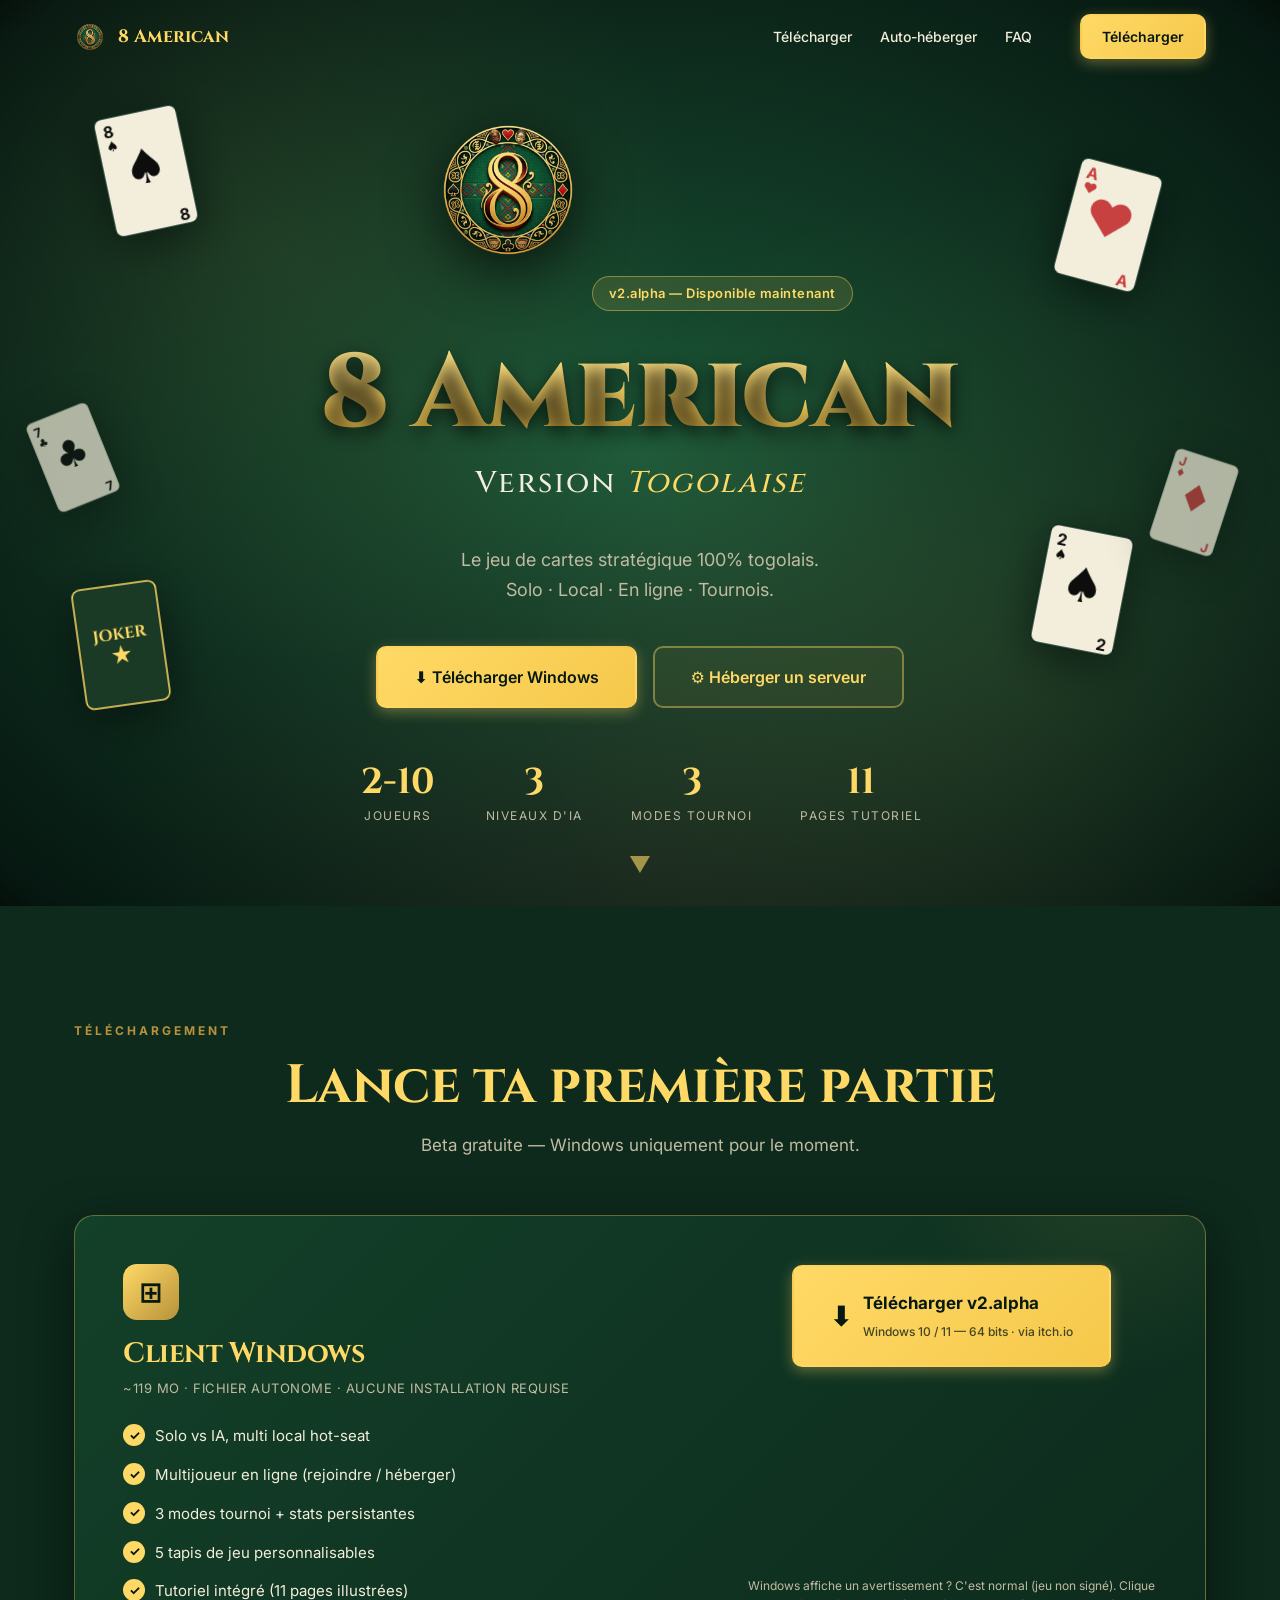
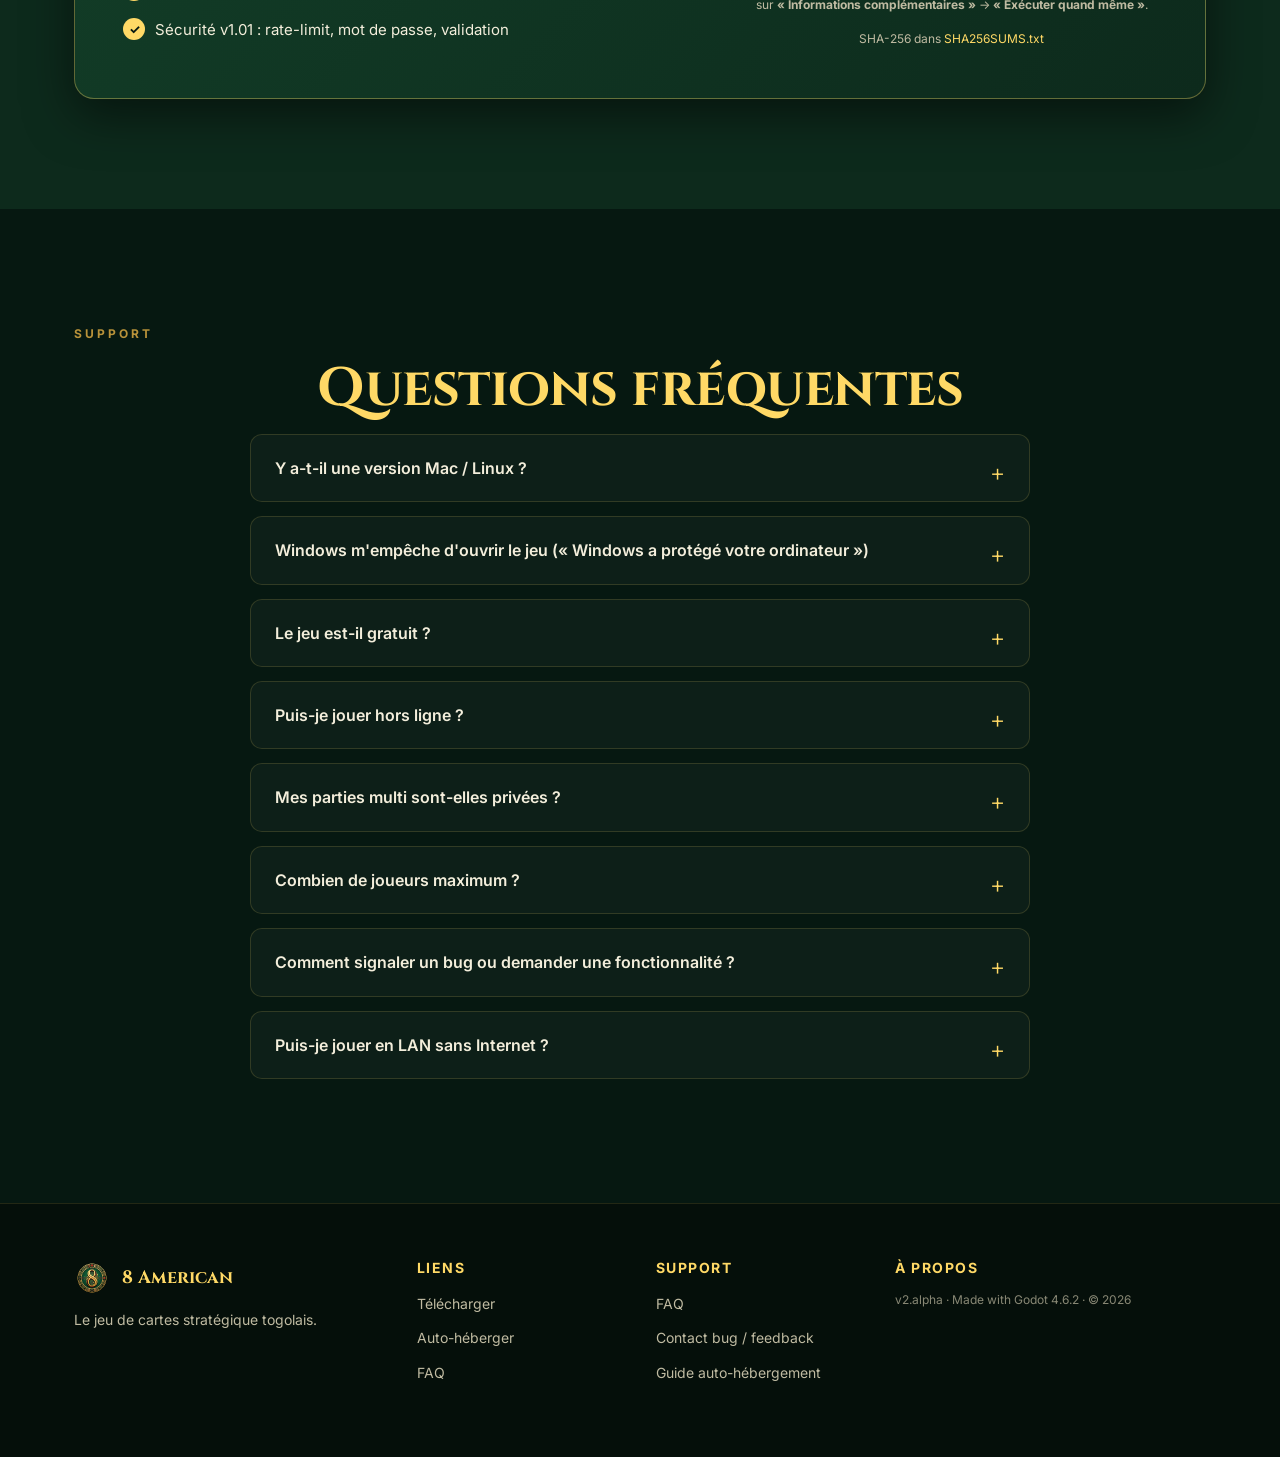
<file: index.html>
<!DOCTYPE html>
<html lang="fr">
<head>
<meta charset="UTF-8" />
<meta name="viewport" content="width=device-width, initial-scale=1.0" />
<meta name="description" content="8 American — Version Togolaise. Jeu de cartes stratégique. Solo vs IA, multi local, multijoueur en ligne, tournois. Auto-hébergement possible." />
<meta name="theme-color" content="#0d2a1c" />
<meta property="og:title" content="8 American — Version Togolaise" />
<meta property="og:description" content="Le jeu de cartes stratégique togolais. Solo, multi local, multijoueur en ligne, tournois." />
<meta property="og:image" content="assets/logo.png" />
<meta property="og:type" content="website" />
<title>8 American — Version Togolaise</title>
<link rel="icon" type="image/svg+xml" href="assets/logo.png" />
<link rel="preconnect" href="https://fonts.googleapis.com">
<link rel="preconnect" href="https://fonts.gstatic.com" crossorigin>
<link href="https://fonts.googleapis.com/css2?family=Cinzel:wght@500;700;900&family=Inter:wght@400;500;600;700&display=swap" rel="stylesheet">
<link rel="stylesheet" href="style.css" />
</head>
<body>

<!-- ─── NAV STICKY ─────────────────────────────────────── -->
<nav class="nav" id="nav">
  <div class="nav-inner">
    <a href="#top" class="nav-brand">
      <img src="assets/logo.png" alt="" class="nav-logo" />
      <span>8 American</span>
    </a>
    <div class="nav-links">
      <a href="#download">Télécharger</a>
      <a href="auto-heberger.html">Auto-héberger</a>
      <a href="#faq">FAQ</a>
    </div>
    <a href="#download" class="btn btn-primary btn-sm">Télécharger</a>
  </div>
</nav>

<!-- ─── HERO ───────────────────────────────────────────── -->
<header class="hero" id="top">
  <div class="hero-bg"></div>
  <div class="floating-cards" aria-hidden="true">
    <div class="float-card fc-1">
      <svg viewBox="0 0 88 124"><use href="#card-8s" /></svg>
    </div>
    <div class="float-card fc-2">
      <svg viewBox="0 0 88 124"><use href="#card-ah" /></svg>
    </div>
    <div class="float-card fc-3">
      <svg viewBox="0 0 88 124"><use href="#card-jk" /></svg>
    </div>
    <div class="float-card fc-4">
      <svg viewBox="0 0 88 124"><use href="#card-2s" /></svg>
    </div>
    <div class="float-card fc-5">
      <svg viewBox="0 0 88 124"><use href="#card-7c" /></svg>
    </div>
    <div class="float-card fc-6">
      <svg viewBox="0 0 88 124"><use href="#card-jd" /></svg>
    </div>
  </div>

  <div class="container hero-content">
    <img src="assets/logo.png" alt="8 American" class="logo" />
    <div class="hero-badge">v2.alpha — Disponible maintenant</div>
    <h1>8 American</h1>
    <p class="hero-subtitle">Version <span class="accent">Togolaise</span></p>
    <p class="hero-tagline">
      Le jeu de cartes stratégique 100% togolais.<br />
      Solo · Local · En ligne · Tournois.
    </p>

    <div class="cta-row">
      <a href="#download" class="btn btn-primary btn-large">⬇ Télécharger Windows</a>
      <a href="auto-heberger.html" class="btn btn-ghost btn-large">⚙ Héberger un serveur</a>
    </div>

    <div class="hero-stats">
      <div><strong>2-10</strong><span>joueurs</span></div>
      <div><strong>3</strong><span>niveaux d'IA</span></div>
      <div><strong>3</strong><span>modes tournoi</span></div>
      <div><strong>11</strong><span>pages tutoriel</span></div>
    </div>
  </div>

  <a href="#download" class="hero-scroll" aria-label="Faire défiler">▼</a>
</header>

<main>
  <!-- ─── DOWNLOAD ─────────────────────────────────────── -->
  <section id="download" class="section section-alt">
    <div class="container">
      <span class="eyebrow">Téléchargement</span>
      <h2>Lance ta première partie</h2>
      <p class="lead">Beta gratuite — Windows uniquement pour le moment.</p>

      <div class="download-card">
        <div class="dl-info">
          <div class="dl-icon">⊞</div>
          <h3>Client Windows</h3>
          <p class="dl-meta">~119 Mo · Fichier autonome · Aucune installation requise</p>
          <ul class="features-list">
            <li>Solo vs IA, multi local hot-seat</li>
            <li>Multijoueur en ligne (rejoindre / héberger)</li>
            <li>3 modes tournoi + stats persistantes</li>
            <li>5 tapis de jeu personnalisables</li>
            <li>Tutoriel intégré (11 pages illustrées)</li>
            <li>Sécurité v1.01 : rate-limit, mot de passe, validation</li>
          </ul>
        </div>
        <div class="dl-action">
          <a href="https://merek7.itch.io/8-americain-togolais" class="btn btn-primary btn-mega" target="_blank" rel="noopener">
            <span class="btn-arrow">⬇</span>
            <span>
              <strong>Télécharger v2.alpha</strong>
              <small>Windows 10 / 11 — 64 bits · via itch.io</small>
            </span>
          </a>
          <div class="itch-embed">
            <iframe src="https://itch.io/embed/4682269" width="552" height="167" frameborder="0" loading="lazy" title="8 Américain Togolais sur itch.io">
              <a href="https://merek7.itch.io/8-americain-togolais">8 Américain Togolais par merek7</a>
            </iframe>
          </div>
          <p class="sha-note">Windows affiche un avertissement ? C'est normal (jeu non signé). Clique sur <strong>« Informations complémentaires »</strong> → <strong>« Exécuter quand même »</strong>.</p>
          <p class="sha-note">SHA-256 dans <a href="downloads/SHA256SUMS.txt">SHA256SUMS.txt</a></p>
        </div>
      </div>
    </div>
  </section>
  <!-- ─── FAQ ──────────────────────────────────────────── -->
  <section id="faq" class="section">
    <div class="container">
      <span class="eyebrow">Support</span>
      <h2>Questions fréquentes</h2>

      <div class="faq-list">
        <details class="faq-item">
          <summary>Y a-t-il une version Mac / Linux ?</summary>
          <p>Pas pour la beta. La v1.0 cible Windows pour aller vite. Linux et macOS sont prévus en v1.1 — la base Godot le permet sans réécriture.</p>
        </details>

        <details class="faq-item">
          <summary>Windows m'empêche d'ouvrir le jeu (« Windows a protégé votre ordinateur »)</summary>
          <p>C'est normal : le jeu n'est pas encore signé numériquement (un certificat coûte cher). Le jeu est sain. Clique sur <strong>« Informations complémentaires »</strong> puis <strong>« Exécuter quand même »</strong>. Tu peux vérifier l'intégrité du fichier avec le <a href="downloads/SHA256SUMS.txt">SHA-256</a>.</p>
        </details>

        <details class="faq-item">
          <summary>Le jeu est-il gratuit ?</summary>
          <p>Oui, totalement. Aucun achat in-app, aucune publicité. Le client est libre, le serveur peut être auto-hébergé sans frais.</p>
        </details>

        <details class="faq-item">
          <summary>Puis-je jouer hors ligne ?</summary>
          <p>Oui : Solo vs IA, multi local hot-seat et tournoi fonctionnent 100% offline. Seul le multijoueur en ligne nécessite un serveur.</p>
        </details>

        <details class="faq-item">
          <summary>Mes parties multi sont-elles privées ?</summary>
          <p>Oui si tu utilises l'option <code>--password=</code> sur ton serveur dédié. Les hôtes "amis" peuvent aussi définir un mot de passe via l'interface.</p>
        </details>

        <details class="faq-item">
          <summary>Combien de joueurs maximum ?</summary>
          <p>Jusqu'à 10 joueurs simultanés, en local comme en ligne.</p>
        </details>

        <details class="faq-item">
          <summary>Comment signaler un bug ou demander une fonctionnalité ?</summary>
          <p>Écris à <a href="mailto:kmerek7@protonmail.com">kmerek7@protonmail.com</a> avec une capture d'écran et la version (visible en bas du menu principal).</p>
        </details>

        <details class="faq-item">
          <summary>Puis-je jouer en LAN sans Internet ?</summary>
          <p>Oui. Sur le même réseau local, héberge depuis le menu "Multijoueur en ligne" et donne ton IP locale aux autres. Pas besoin de VPS.</p>
        </details>
      </div>
    </div>
  </section>
</main>

<footer>
  <div class="container footer-grid">
    <div>
      <div class="footer-brand">
        <img src="assets/logo.png" alt="" />
        <strong>8 American</strong>
      </div>
      <p>Le jeu de cartes stratégique togolais.</p>
    </div>
    <div>
      <h4>Liens</h4>
      <ul>
        <li><a href="#download">Télécharger</a></li>
        <li><a href="auto-heberger.html">Auto-héberger</a></li>
        <li><a href="#faq">FAQ</a></li>
      </ul>
    </div>
    <div>
      <h4>Support</h4>
      <ul>
        <li><a href="#faq">FAQ</a></li>
        <li><a href="mailto:kmerek7@protonmail.com">Contact bug / feedback</a></li>
        <li><a href="auto-heberger.html">Guide auto-hébergement</a></li>
      </ul>
    </div>
    <div>
      <h4>À propos</h4>
      <p class="muted">v2.alpha · Made with Godot 4.6.2 · © 2026</p>
    </div>
  </div>
</footer>

<!-- ─── SVG SPRITES (cartes décoratives) ──────────────── -->
<svg width="0" height="0" style="position:absolute" aria-hidden="true">
  <defs>
    <symbol id="card-base" viewBox="0 0 88 124">
      <rect x="2" y="2" width="84" height="120" rx="8" ry="8" fill="#f3eedb" stroke="#0d2a1c" stroke-width="1.5"/>
    </symbol>
    <symbol id="card-8s" viewBox="0 0 88 124">
      <use href="#card-base"/>
      <text x="10" y="22" font-family="Inter,sans-serif" font-weight="700" font-size="16" fill="#0d0d0d">8</text>
      <text x="10" y="36" font-size="14" fill="#0d0d0d">♠</text>
      <text x="44" y="74" text-anchor="middle" font-size="48" fill="#0d0d0d">♠</text>
      <text x="78" y="118" text-anchor="end" font-family="Inter,sans-serif" font-weight="700" font-size="16" fill="#0d0d0d">8</text>
    </symbol>
    <symbol id="card-ah" viewBox="0 0 88 124">
      <use href="#card-base"/>
      <text x="10" y="22" font-family="Inter,sans-serif" font-weight="700" font-size="16" fill="#c84141">A</text>
      <text x="10" y="36" font-size="14" fill="#c84141">♥</text>
      <text x="44" y="74" text-anchor="middle" font-size="48" fill="#c84141">♥</text>
      <text x="78" y="118" text-anchor="end" font-family="Inter,sans-serif" font-weight="700" font-size="16" fill="#c84141">A</text>
    </symbol>
    <symbol id="card-jk" viewBox="0 0 88 124">
      <rect x="2" y="2" width="84" height="120" rx="8" ry="8" fill="#1a3a25" stroke="#ffd966" stroke-width="1.5"/>
      <text x="44" y="56" text-anchor="middle" font-family="Cinzel,serif" font-weight="700" font-size="16" fill="#ffd966">JOKER</text>
      <text x="44" y="80" text-anchor="middle" font-size="22" fill="#ffd966">★</text>
    </symbol>
    <symbol id="card-2s" viewBox="0 0 88 124">
      <use href="#card-base"/>
      <text x="10" y="22" font-family="Inter,sans-serif" font-weight="700" font-size="16" fill="#0d0d0d">2</text>
      <text x="10" y="36" font-size="14" fill="#0d0d0d">♠</text>
      <text x="44" y="74" text-anchor="middle" font-size="48" fill="#0d0d0d">♠</text>
      <text x="78" y="118" text-anchor="end" font-family="Inter,sans-serif" font-weight="700" font-size="16" fill="#0d0d0d">2</text>
    </symbol>
    <symbol id="card-7c" viewBox="0 0 88 124">
      <use href="#card-base"/>
      <text x="10" y="22" font-family="Inter,sans-serif" font-weight="700" font-size="16" fill="#0d0d0d">7</text>
      <text x="10" y="36" font-size="14" fill="#0d0d0d">♣</text>
      <text x="44" y="74" text-anchor="middle" font-size="48" fill="#0d0d0d">♣</text>
      <text x="78" y="118" text-anchor="end" font-family="Inter,sans-serif" font-weight="700" font-size="16" fill="#0d0d0d">7</text>
    </symbol>
    <symbol id="card-jd" viewBox="0 0 88 124">
      <use href="#card-base"/>
      <text x="10" y="22" font-family="Inter,sans-serif" font-weight="700" font-size="16" fill="#c84141">J</text>
      <text x="10" y="36" font-size="14" fill="#c84141">♦</text>
      <text x="44" y="74" text-anchor="middle" font-size="48" fill="#c84141">♦</text>
      <text x="78" y="118" text-anchor="end" font-family="Inter,sans-serif" font-weight="700" font-size="16" fill="#c84141">J</text>
    </symbol>
  </defs>
</svg>

<script src="script.js"></script>
</body>
</html>
</file>
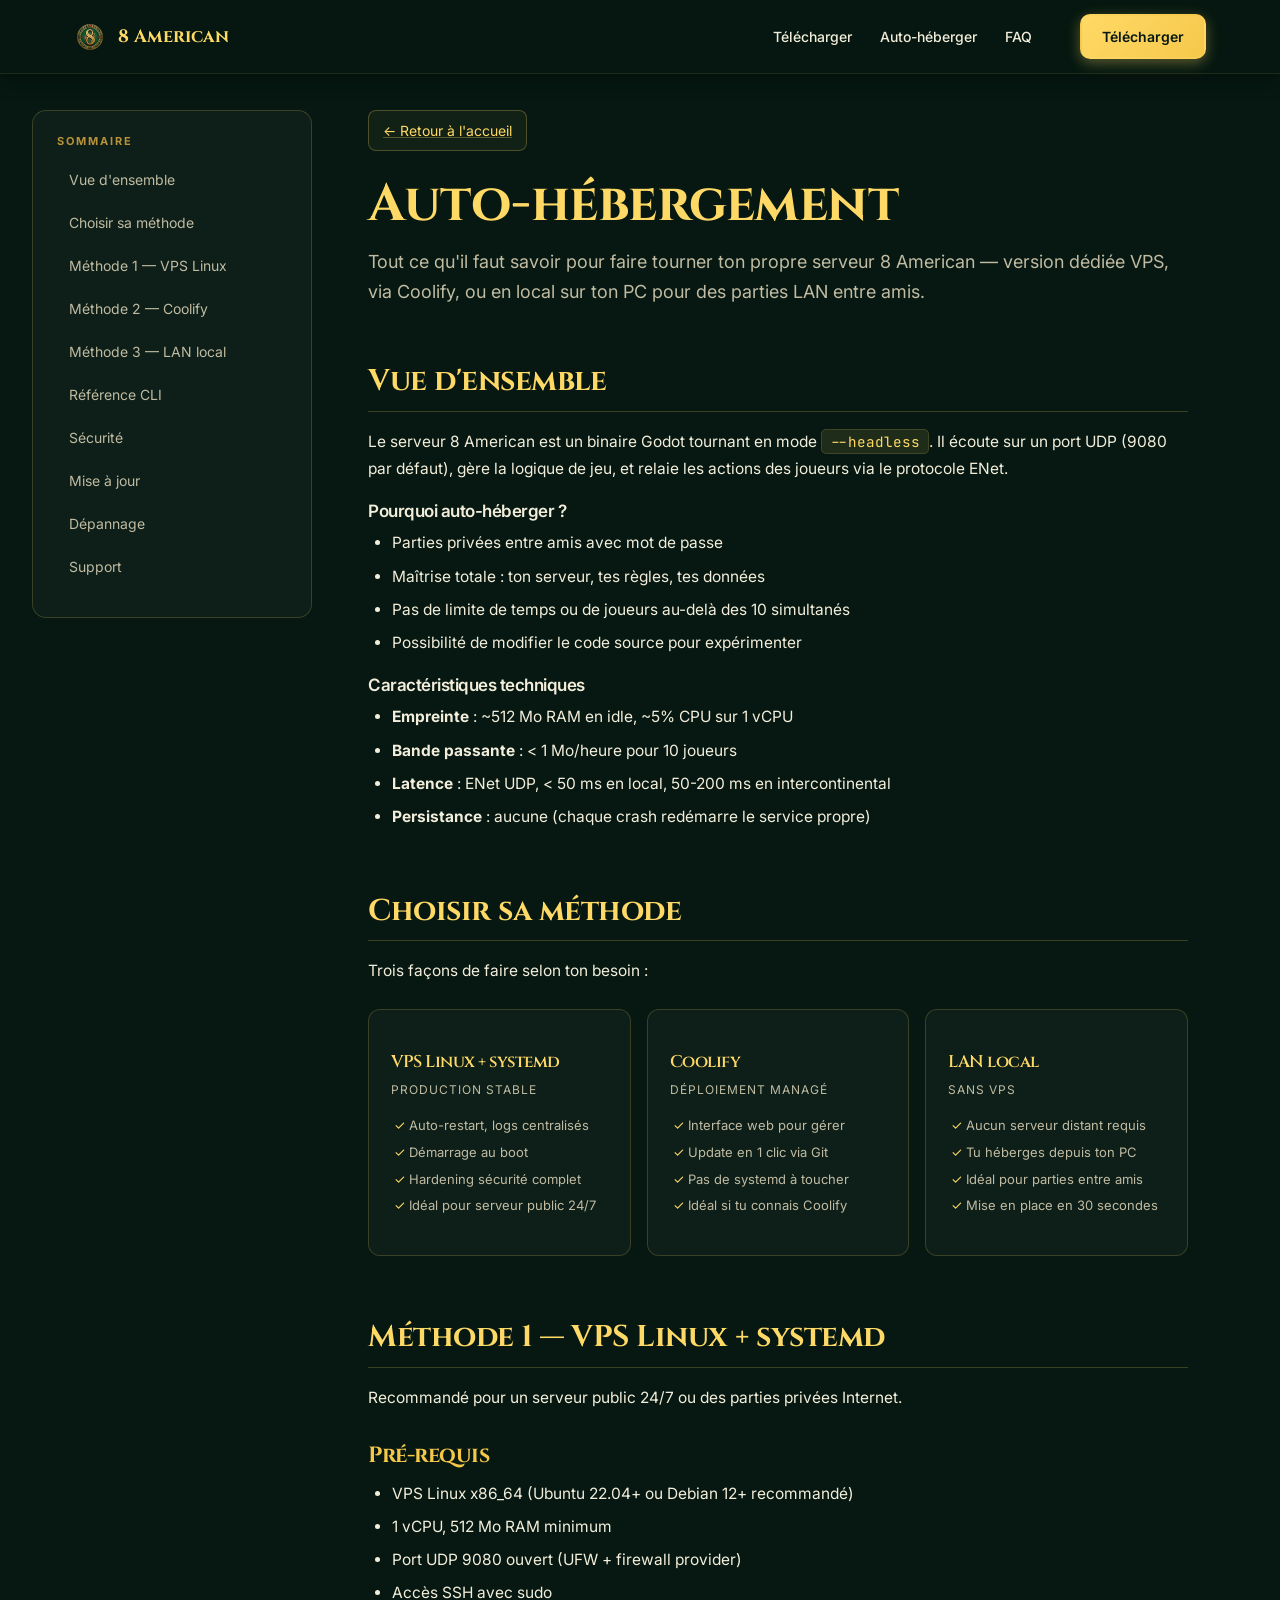
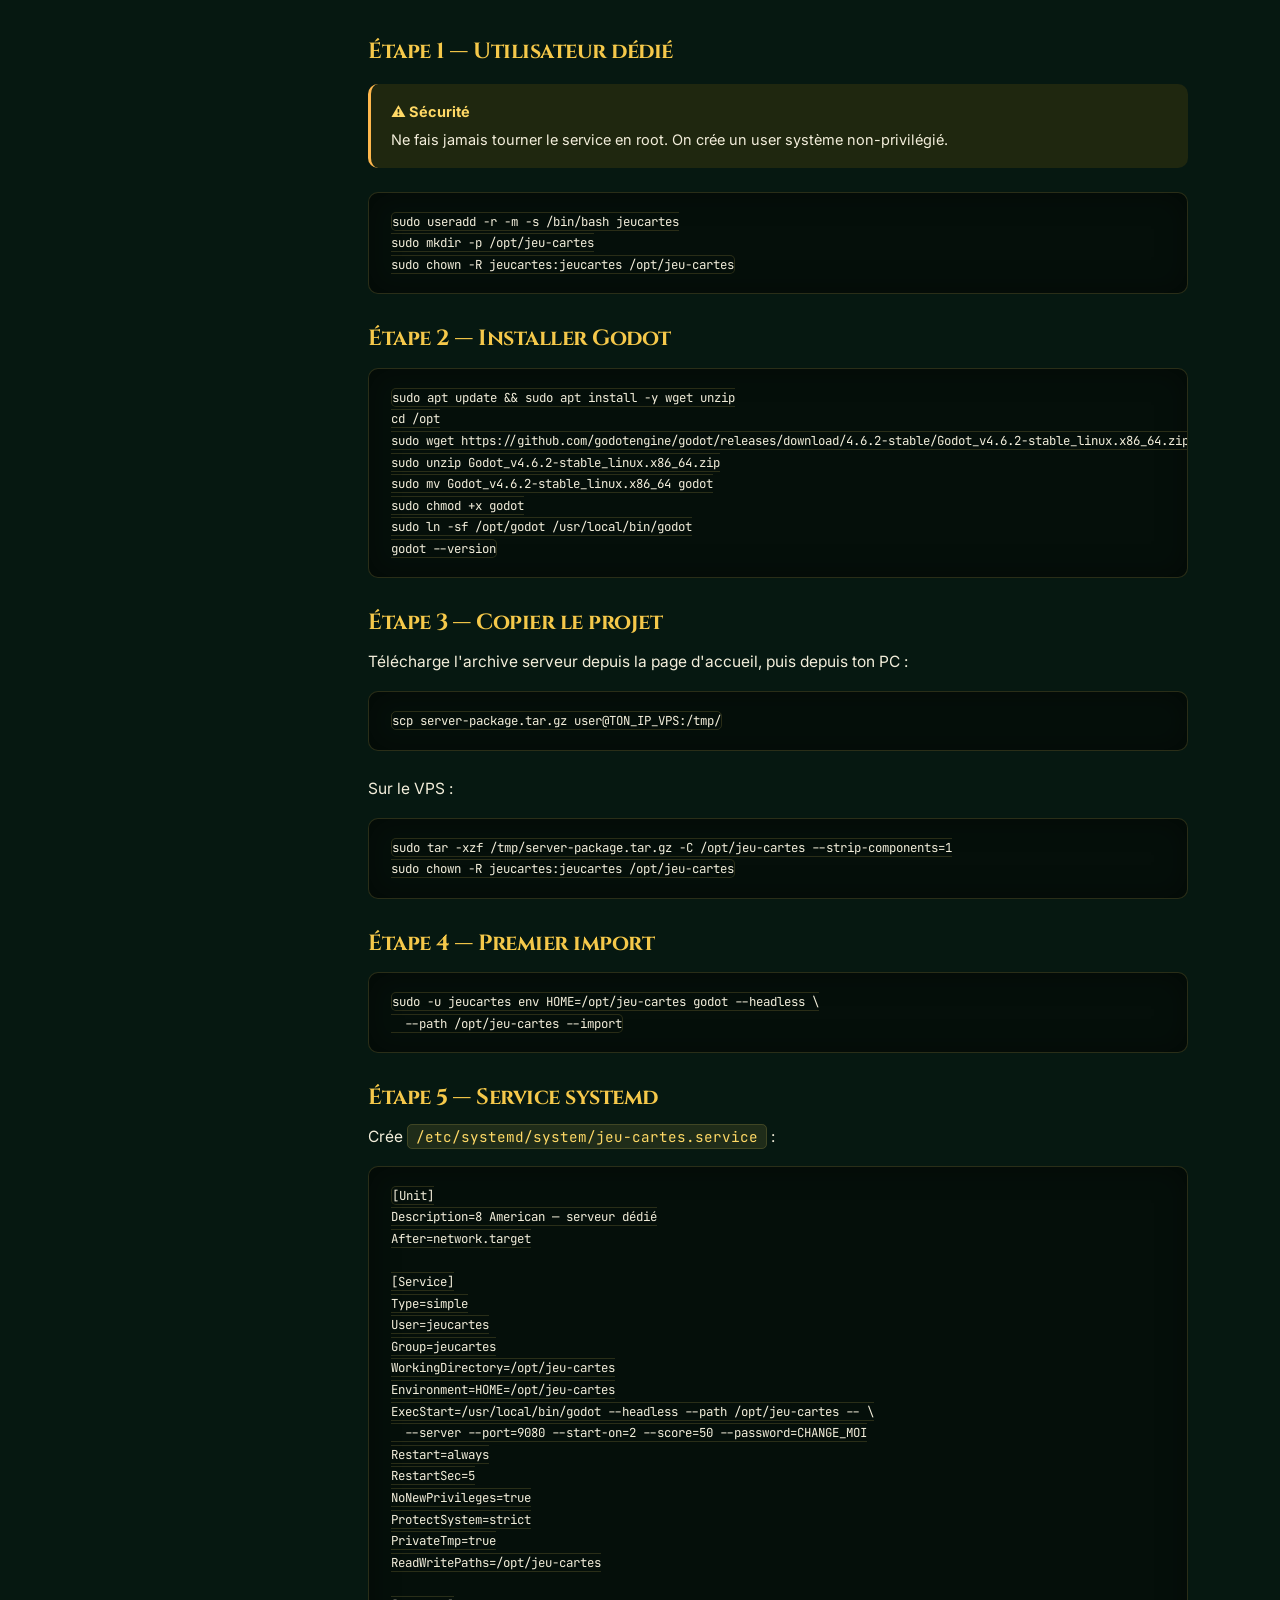
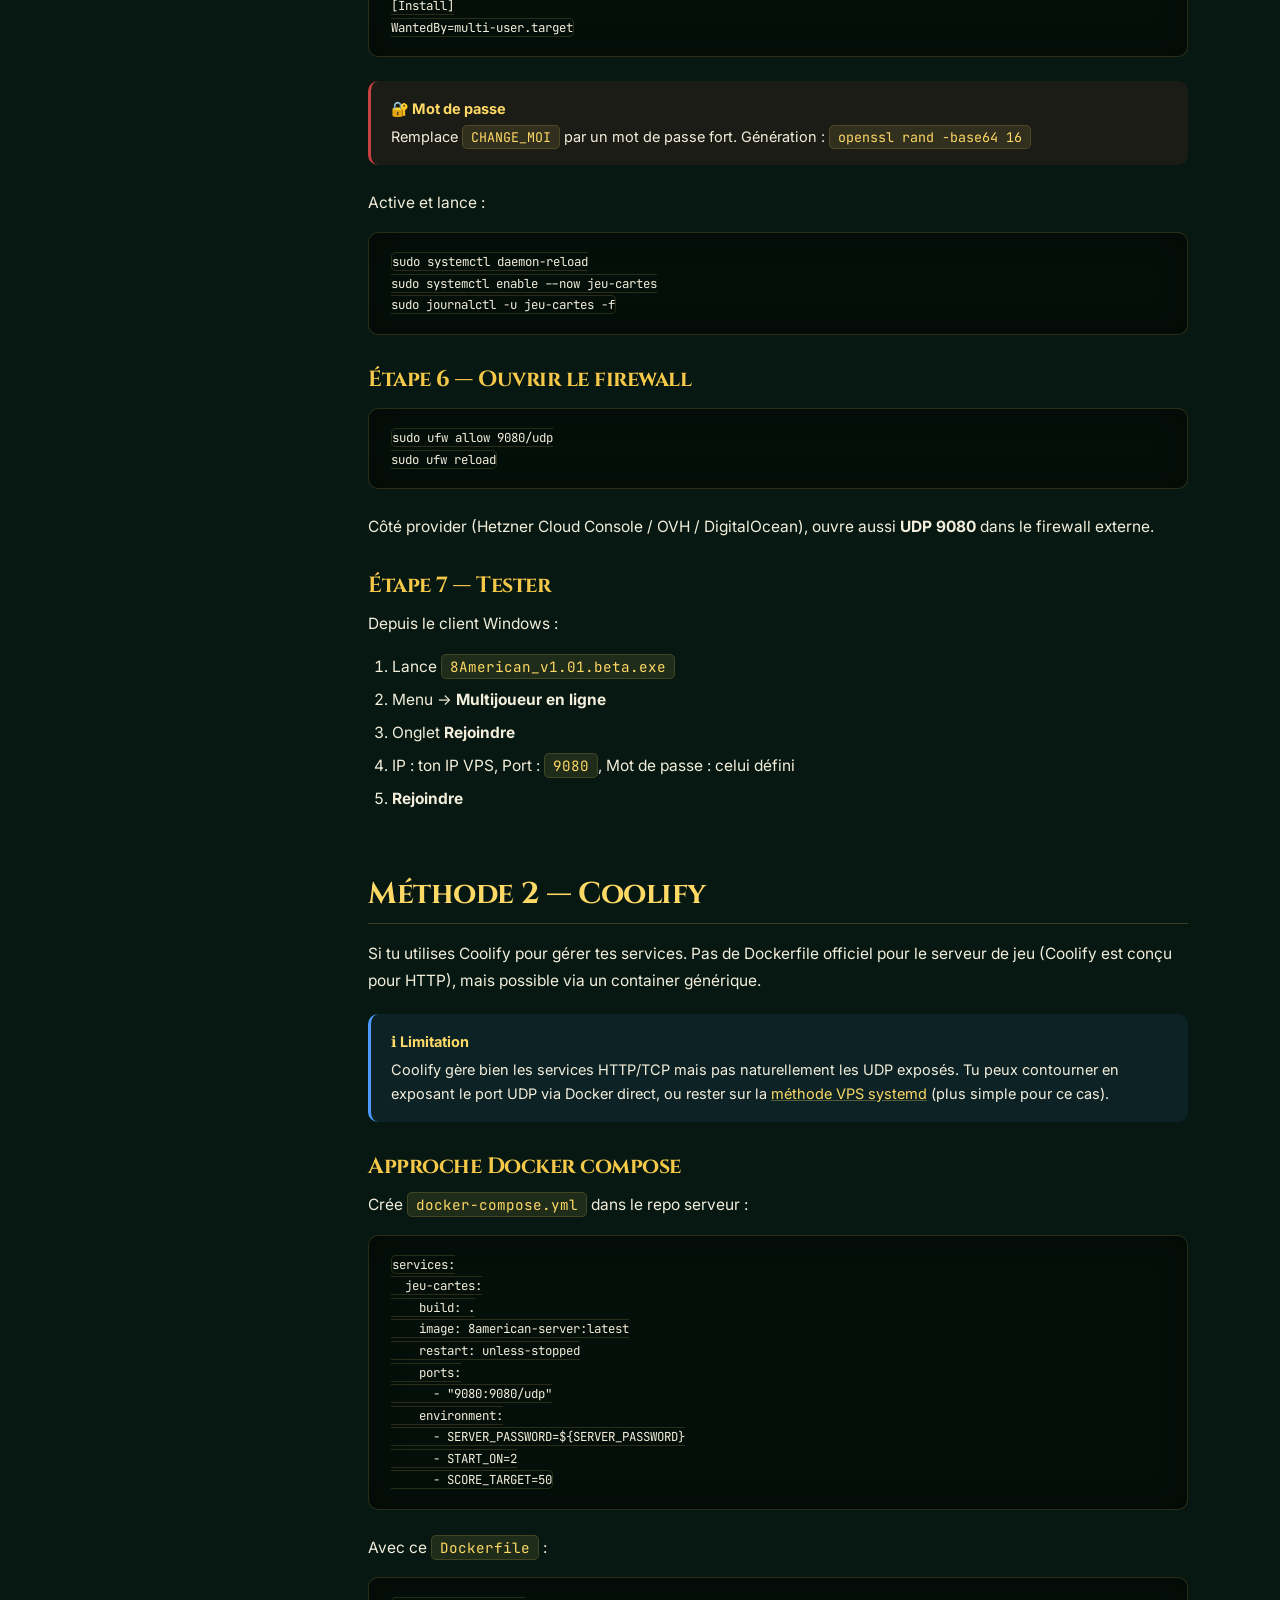
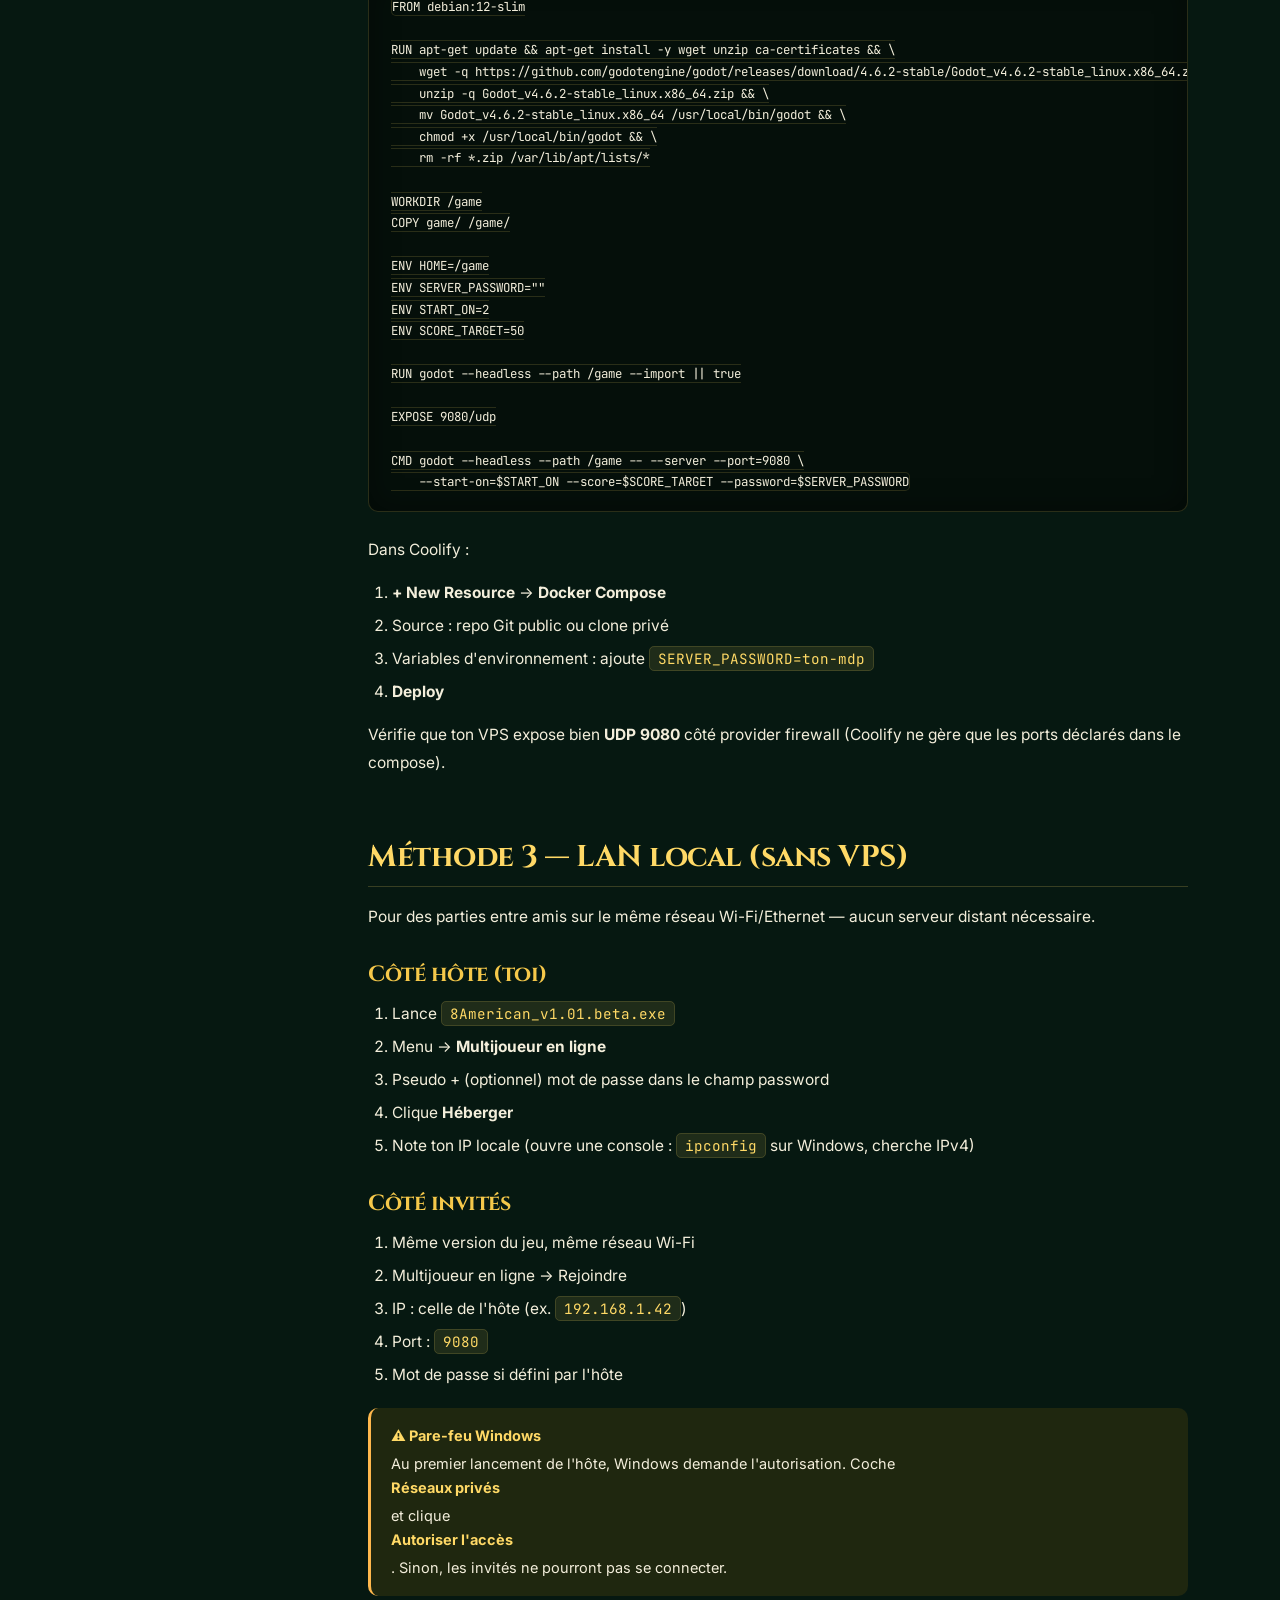
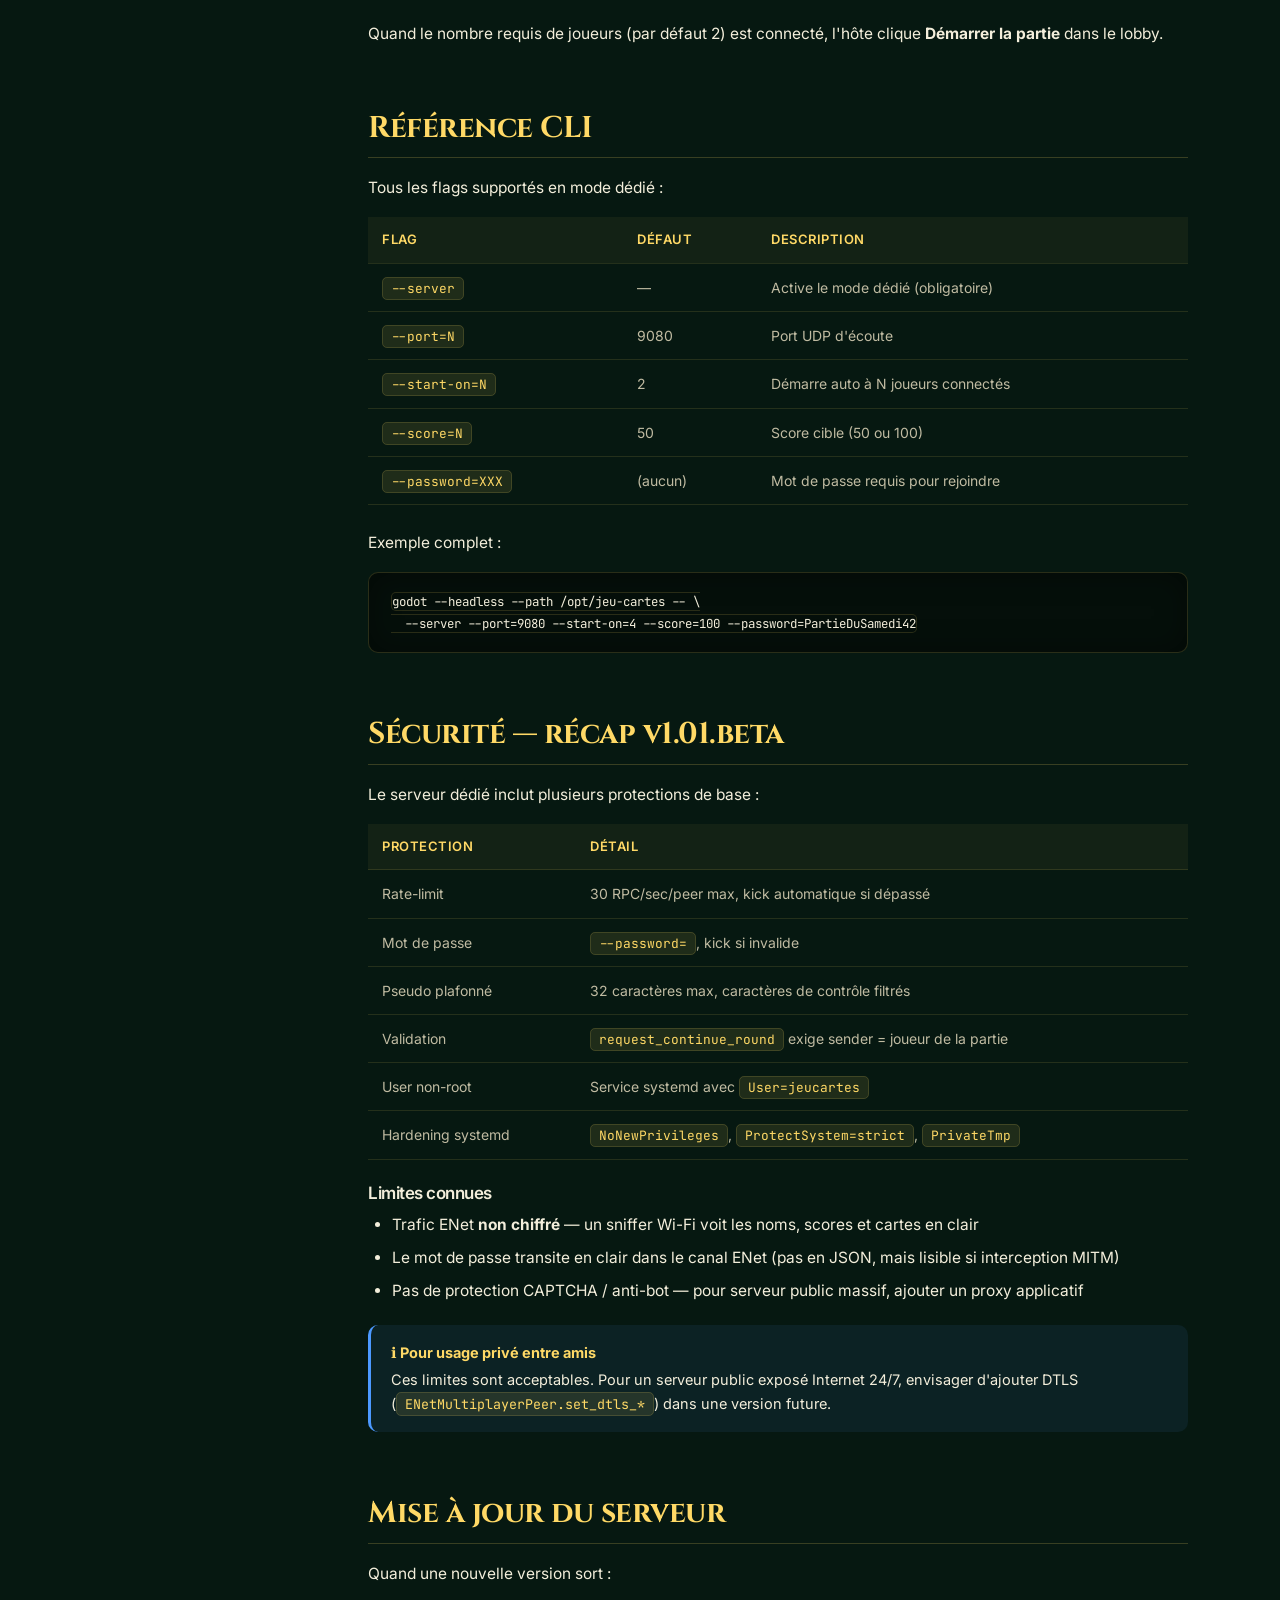
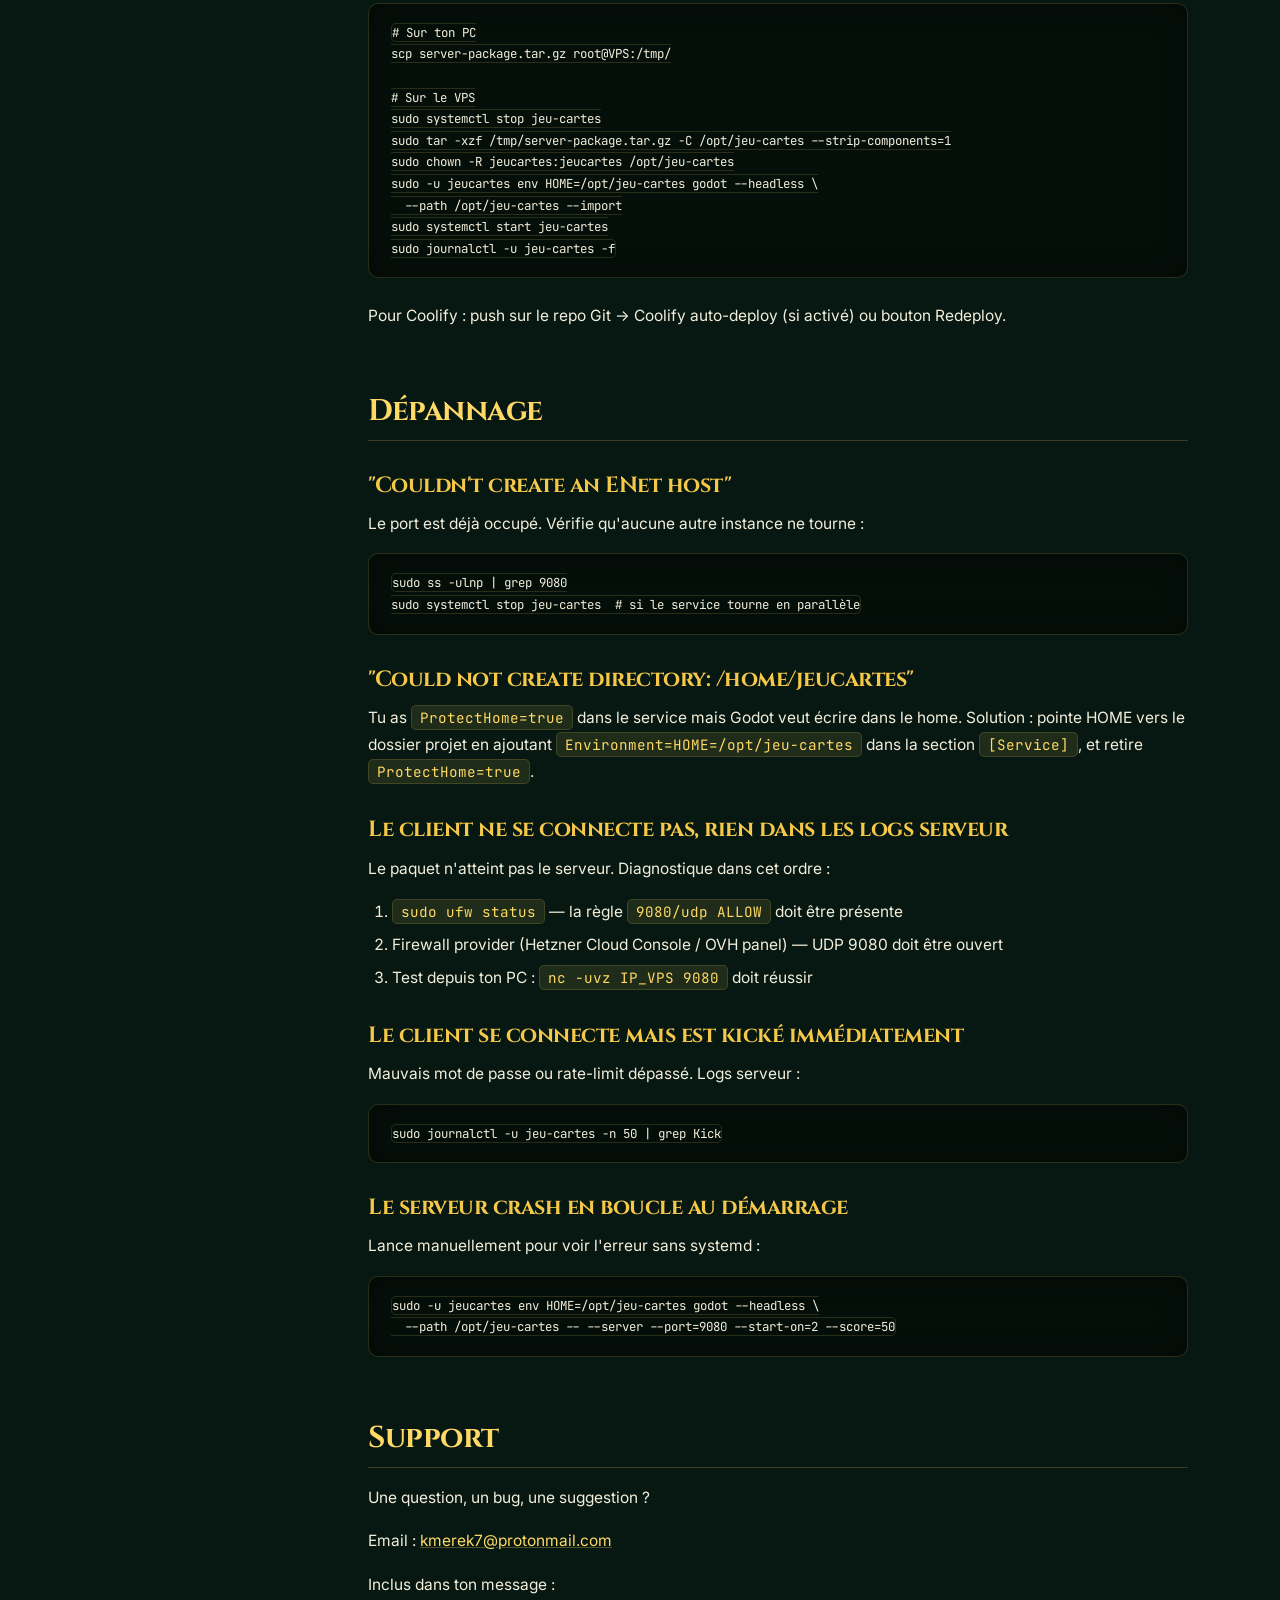
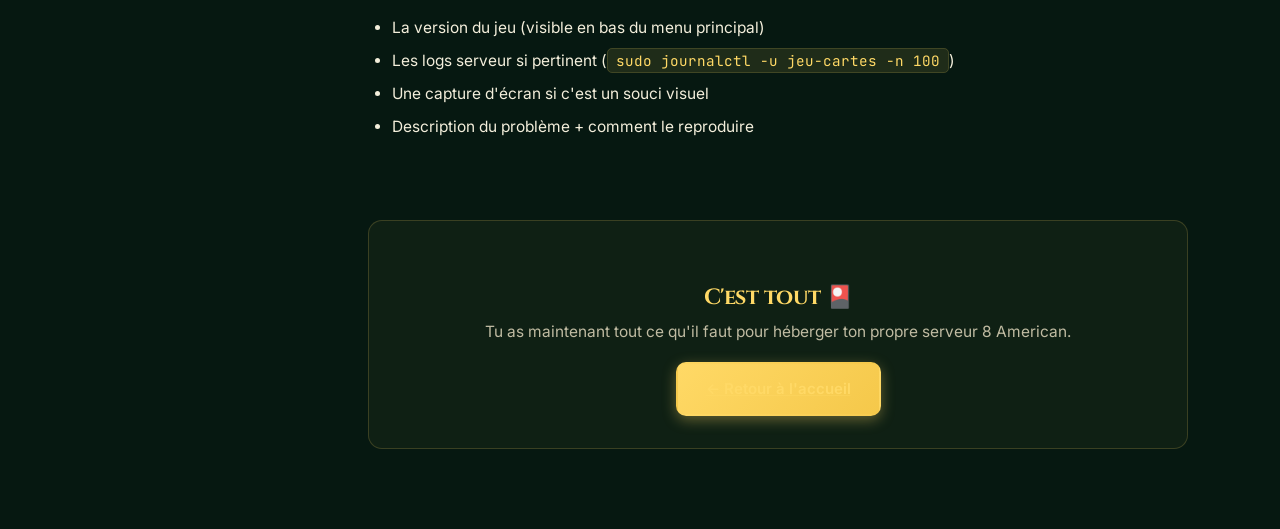
<file: auto-heberger.html>
<!DOCTYPE html>
<html lang="fr">
<head>
<meta charset="UTF-8" />
<meta name="viewport" content="width=device-width, initial-scale=1.0" />
<meta name="description" content="Documentation complète pour auto-héberger un serveur 8 American (VPS Linux, Coolify, LAN local)." />
<meta name="theme-color" content="#0d2a1c" />
<title>Auto-hébergement — 8 American</title>
<link rel="icon" type="image/png" href="assets/logo.png" />
<link rel="preconnect" href="https://fonts.googleapis.com">
<link rel="preconnect" href="https://fonts.gstatic.com" crossorigin>
<link href="https://fonts.googleapis.com/css2?family=Cinzel:wght@500;700;900&family=Inter:wght@400;500;600;700&family=JetBrains+Mono:wght@400;600&display=swap" rel="stylesheet">
<link rel="stylesheet" href="style.css" />
<style>
  /* ─── Page documentation ───────────────────────────── */
  body { background: var(--green-deep); }

  .doc-shell {
    display: grid;
    grid-template-columns: 280px 1fr;
    gap: 56px;
    max-width: 1280px;
    margin: 0 auto;
    padding: 110px 32px 80px;
  }

  @media (max-width: 980px) {
    .doc-shell { grid-template-columns: 1fr; padding: 100px 24px 60px; gap: 32px; }
  }

  /* TOC sticky */
  .doc-toc {
    position: sticky;
    top: 100px;
    align-self: start;
    background: rgba(255, 255, 255, 0.03);
    border: 1px solid rgba(255, 217, 102, 0.18);
    border-radius: 14px;
    padding: 24px;
    max-height: calc(100vh - 130px);
    overflow-y: auto;
  }

  @media (max-width: 980px) {
    .doc-toc { position: static; max-height: none; }
  }

  .doc-toc h3 {
    font-family: 'Inter', sans-serif;
    font-size: 11px;
    text-transform: uppercase;
    letter-spacing: 2px;
    color: var(--gold-dim);
    margin-bottom: 14px;
  }

  .doc-toc ul { list-style: none; }
  .doc-toc li { margin-bottom: 8px; }
  .doc-toc a {
    color: var(--cream-mute);
    font-size: 14px;
    display: block;
    padding: 6px 10px;
    border-radius: 6px;
    border-left: 2px solid transparent;
    transition: all 0.15s;
  }
  .doc-toc a:hover, .doc-toc a.active {
    color: var(--gold);
    background: rgba(255, 217, 102, 0.06);
    border-left-color: var(--gold);
  }

  /* Contenu */
  .doc-main { max-width: 820px; min-width: 0; }

  .doc-back {
    display: inline-flex;
    align-items: center;
    gap: 8px;
    color: var(--gold);
    font-size: 14px;
    margin-bottom: 24px;
    padding: 8px 14px;
    border-radius: 8px;
    border: 1px solid rgba(255, 217, 102, 0.25);
    background: rgba(255, 217, 102, 0.05);
    transition: all 0.15s;
  }
  .doc-back:hover {
    background: rgba(255, 217, 102, 0.12);
    border-color: var(--gold);
  }

  .doc-main h1 {
    font-size: clamp(36px, 5vw, 52px);
    color: var(--gold);
    margin-bottom: 12px;
  }

  .doc-main .doc-intro {
    font-size: 18px;
    color: var(--cream-mute);
    margin-bottom: 56px;
    line-height: 1.7;
  }

  .doc-main h2 {
    font-size: 30px;
    color: var(--gold);
    margin: 64px 0 16px;
    padding-bottom: 12px;
    border-bottom: 1px solid rgba(255, 217, 102, 0.2);
    scroll-margin-top: 100px;
  }

  .doc-main h2:first-of-type { margin-top: 0; }

  .doc-main h3 {
    font-size: 22px;
    color: var(--gold-soft);
    margin: 32px 0 12px;
    scroll-margin-top: 100px;
  }

  .doc-main h4 {
    font-size: 17px;
    color: var(--cream);
    margin: 20px 0 8px;
    font-family: 'Inter', sans-serif;
    font-weight: 600;
  }

  .doc-main p, .doc-main ul, .doc-main ol {
    color: var(--cream);
    margin-bottom: 16px;
    font-size: 15.5px;
    line-height: 1.75;
  }

  .doc-main ul, .doc-main ol { padding-left: 24px; }
  .doc-main li { margin-bottom: 6px; }
  .doc-main ul { list-style: disc; }
  .doc-main ol { list-style: decimal; }

  .doc-main pre {
    background: #050f0a;
    border: 1px solid rgba(255, 217, 102, 0.15);
    border-radius: 10px;
    padding: 18px 22px;
    overflow-x: auto;
    margin: 16px 0 24px;
    font-size: 13.5px;
    font-family: 'JetBrains Mono', 'Consolas', monospace;
    line-height: 1.6;
    box-shadow: inset 0 0 30px rgba(0, 0, 0, 0.4);
  }

  .doc-main pre code { color: var(--cream); background: none; padding: 0; }

  .doc-main code {
    font-family: 'JetBrains Mono', 'Consolas', monospace;
    background: rgba(255, 217, 102, 0.10);
    border: 1px solid rgba(255, 217, 102, 0.15);
    color: var(--gold);
    padding: 2px 8px;
    border-radius: 5px;
    font-size: 0.92em;
  }

  .doc-main table {
    width: 100%;
    border-collapse: collapse;
    margin: 16px 0 24px;
    font-size: 14px;
  }

  .doc-main th, .doc-main td {
    padding: 12px 14px;
    text-align: left;
    border-bottom: 1px solid rgba(255, 217, 102, 0.12);
  }

  .doc-main th {
    color: var(--gold);
    background: rgba(255, 217, 102, 0.05);
    font-weight: 600;
    font-size: 13px;
    text-transform: uppercase;
    letter-spacing: 0.5px;
  }

  .doc-main td { color: var(--cream-mute); }
  .doc-main td:first-child code { color: var(--gold); }

  .doc-main a { color: var(--gold); text-decoration: underline; text-decoration-color: rgba(255, 217, 102, 0.3); }
  .doc-main a:hover { text-decoration-color: var(--gold); }

  /* Callouts */
  .callout {
    border-radius: 10px;
    padding: 16px 20px;
    margin: 20px 0 24px;
    border-left: 3px solid;
    font-size: 14.5px;
  }
  .callout-info {
    background: rgba(76, 153, 255, 0.08);
    border-color: #4c99ff;
    color: var(--cream);
  }
  .callout-warn {
    background: rgba(255, 165, 0, 0.10);
    border-color: #ffb84d;
    color: var(--cream);
  }
  .callout-danger {
    background: rgba(200, 65, 65, 0.10);
    border-color: var(--red-burst);
    color: var(--cream);
  }
  .callout strong { display: block; margin-bottom: 4px; color: var(--gold); }

  /* Cards comparatifs */
  .compare-grid {
    display: grid;
    grid-template-columns: repeat(3, 1fr);
    gap: 16px;
    margin: 24px 0 32px;
  }

  @media (max-width: 760px) { .compare-grid { grid-template-columns: 1fr; } }

  .compare-card {
    background: rgba(255, 255, 255, 0.03);
    border: 1px solid rgba(255, 217, 102, 0.18);
    border-radius: 12px;
    padding: 22px;
  }

  .compare-card h4 {
    color: var(--gold);
    font-family: 'Cinzel', serif;
    font-size: 17px;
    margin-bottom: 8px;
  }

  .compare-card .meta {
    font-size: 12px;
    color: var(--cream-mute);
    text-transform: uppercase;
    letter-spacing: 1px;
    margin-bottom: 14px;
  }

  .compare-card ul { padding-left: 18px; font-size: 13px; }
  .compare-card li { color: var(--cream-mute); margin-bottom: 4px; }
  .compare-card .pros li::marker { content: "✓ "; color: var(--gold); }

  /* Footer doc */
  .doc-footer {
    margin-top: 80px;
    padding: 32px;
    background: rgba(255, 217, 102, 0.04);
    border: 1px solid rgba(255, 217, 102, 0.18);
    border-radius: 14px;
    text-align: center;
  }

  .doc-footer h3 { color: var(--gold); margin-bottom: 8px; }
  .doc-footer p { color: var(--cream-mute); margin-bottom: 16px; }
</style>
</head>
<body>

<!-- ─── NAV STICKY (réutilisée) ───────────────────────── -->
<nav class="nav scrolled" id="nav">
  <div class="nav-inner">
    <a href="index.html" class="nav-brand">
      <img src="assets/logo.png" alt="" class="nav-logo" />
      <span>8 American</span>
    </a>
    <div class="nav-links">
      <a href="index.html#download">Télécharger</a>
      <a href="auto-heberger.html" class="active">Auto-héberger</a>
      <a href="index.html#faq">FAQ</a>
    </div>
    <a href="index.html#download" class="btn btn-primary btn-sm">Télécharger</a>
  </div>
</nav>

<!-- ─── DOC LAYOUT ───────────────────────────────────── -->
<div class="doc-shell">

  <!-- Sidebar TOC -->
  <aside class="doc-toc" id="toc">
    <h3>Sommaire</h3>
    <ul>
      <li><a href="#overview">Vue d'ensemble</a></li>
      <li><a href="#choisir">Choisir sa méthode</a></li>
      <li><a href="#vps">Méthode 1 — VPS Linux</a></li>
      <li><a href="#coolify">Méthode 2 — Coolify</a></li>
      <li><a href="#lan">Méthode 3 — LAN local</a></li>
      <li><a href="#cli">Référence CLI</a></li>
      <li><a href="#securite">Sécurité</a></li>
      <li><a href="#maj">Mise à jour</a></li>
      <li><a href="#troubleshoot">Dépannage</a></li>
      <li><a href="#support">Support</a></li>
    </ul>
  </aside>

  <!-- Contenu -->
  <article class="doc-main">

    <a href="index.html" class="doc-back">← Retour à l'accueil</a>

    <h1>Auto-hébergement</h1>
    <p class="doc-intro">
      Tout ce qu'il faut savoir pour faire tourner ton propre serveur 8 American — version dédiée VPS,
      via Coolify, ou en local sur ton PC pour des parties LAN entre amis.
    </p>

    <!-- ─── VUE D'ENSEMBLE ───────────────────────────── -->
    <h2 id="overview">Vue d'ensemble</h2>

    <p>
      Le serveur 8 American est un binaire Godot tournant en mode <code>--headless</code>.
      Il écoute sur un port UDP (9080 par défaut), gère la logique de jeu, et relaie les actions des joueurs
      via le protocole ENet.
    </p>

    <h4>Pourquoi auto-héberger ?</h4>
    <ul>
      <li>Parties privées entre amis avec mot de passe</li>
      <li>Maîtrise totale : ton serveur, tes règles, tes données</li>
      <li>Pas de limite de temps ou de joueurs au-delà des 10 simultanés</li>
      <li>Possibilité de modifier le code source pour expérimenter</li>
    </ul>

    <h4>Caractéristiques techniques</h4>
    <ul>
      <li><strong>Empreinte</strong> : ~512 Mo RAM en idle, ~5% CPU sur 1 vCPU</li>
      <li><strong>Bande passante</strong> : &lt; 1 Mo/heure pour 10 joueurs</li>
      <li><strong>Latence</strong> : ENet UDP, &lt; 50 ms en local, 50-200 ms en intercontinental</li>
      <li><strong>Persistance</strong> : aucune (chaque crash redémarre le service propre)</li>
    </ul>

    <!-- ─── CHOIX MÉTHODE ────────────────────────────── -->
    <h2 id="choisir">Choisir sa méthode</h2>

    <p>Trois façons de faire selon ton besoin :</p>

    <div class="compare-grid">
      <div class="compare-card">
        <h4>VPS Linux + systemd</h4>
        <p class="meta">Production stable</p>
        <ul class="pros">
          <li>Auto-restart, logs centralisés</li>
          <li>Démarrage au boot</li>
          <li>Hardening sécurité complet</li>
          <li>Idéal pour serveur public 24/7</li>
        </ul>
      </div>

      <div class="compare-card">
        <h4>Coolify</h4>
        <p class="meta">Déploiement managé</p>
        <ul class="pros">
          <li>Interface web pour gérer</li>
          <li>Update en 1 clic via Git</li>
          <li>Pas de systemd à toucher</li>
          <li>Idéal si tu connais Coolify</li>
        </ul>
      </div>

      <div class="compare-card">
        <h4>LAN local</h4>
        <p class="meta">Sans VPS</p>
        <ul class="pros">
          <li>Aucun serveur distant requis</li>
          <li>Tu héberges depuis ton PC</li>
          <li>Idéal pour parties entre amis</li>
          <li>Mise en place en 30 secondes</li>
        </ul>
      </div>
    </div>

    <!-- ─── VPS LINUX ────────────────────────────────── -->
    <h2 id="vps">Méthode 1 — VPS Linux + systemd</h2>

    <p>Recommandé pour un serveur public 24/7 ou des parties privées Internet.</p>

    <h3>Pré-requis</h3>
    <ul>
      <li>VPS Linux x86_64 (Ubuntu 22.04+ ou Debian 12+ recommandé)</li>
      <li>1 vCPU, 512 Mo RAM minimum</li>
      <li>Port UDP 9080 ouvert (UFW + firewall provider)</li>
      <li>Accès SSH avec sudo</li>
    </ul>

    <h3>Étape 1 — Utilisateur dédié</h3>
    <div class="callout callout-warn">
      <strong>⚠ Sécurité</strong>
      Ne fais jamais tourner le service en root. On crée un user système non-privilégié.
    </div>
    <pre><code>sudo useradd -r -m -s /bin/bash jeucartes
sudo mkdir -p /opt/jeu-cartes
sudo chown -R jeucartes:jeucartes /opt/jeu-cartes</code></pre>

    <h3>Étape 2 — Installer Godot</h3>
    <pre><code>sudo apt update && sudo apt install -y wget unzip
cd /opt
sudo wget https://github.com/godotengine/godot/releases/download/4.6.2-stable/Godot_v4.6.2-stable_linux.x86_64.zip
sudo unzip Godot_v4.6.2-stable_linux.x86_64.zip
sudo mv Godot_v4.6.2-stable_linux.x86_64 godot
sudo chmod +x godot
sudo ln -sf /opt/godot /usr/local/bin/godot
godot --version</code></pre>

    <h3>Étape 3 — Copier le projet</h3>
    <p>Télécharge l'archive serveur depuis la page d'accueil, puis depuis ton PC :</p>
    <pre><code>scp server-package.tar.gz user@TON_IP_VPS:/tmp/</code></pre>
    <p>Sur le VPS :</p>
    <pre><code>sudo tar -xzf /tmp/server-package.tar.gz -C /opt/jeu-cartes --strip-components=1
sudo chown -R jeucartes:jeucartes /opt/jeu-cartes</code></pre>

    <h3>Étape 4 — Premier import</h3>
    <pre><code>sudo -u jeucartes env HOME=/opt/jeu-cartes godot --headless \
  --path /opt/jeu-cartes --import</code></pre>

    <h3>Étape 5 — Service systemd</h3>
    <p>Crée <code>/etc/systemd/system/jeu-cartes.service</code> :</p>
    <pre><code>[Unit]
Description=8 American — serveur dédié
After=network.target

[Service]
Type=simple
User=jeucartes
Group=jeucartes
WorkingDirectory=/opt/jeu-cartes
Environment=HOME=/opt/jeu-cartes
ExecStart=/usr/local/bin/godot --headless --path /opt/jeu-cartes -- \
  --server --port=9080 --start-on=2 --score=50 --password=CHANGE_MOI
Restart=always
RestartSec=5
NoNewPrivileges=true
ProtectSystem=strict
PrivateTmp=true
ReadWritePaths=/opt/jeu-cartes

[Install]
WantedBy=multi-user.target</code></pre>

    <div class="callout callout-danger">
      <strong>🔐 Mot de passe</strong>
      Remplace <code>CHANGE_MOI</code> par un mot de passe fort. Génération :
      <code>openssl rand -base64 16</code>
    </div>

    <p>Active et lance :</p>
    <pre><code>sudo systemctl daemon-reload
sudo systemctl enable --now jeu-cartes
sudo journalctl -u jeu-cartes -f</code></pre>

    <h3>Étape 6 — Ouvrir le firewall</h3>
    <pre><code>sudo ufw allow 9080/udp
sudo ufw reload</code></pre>
    <p>Côté provider (Hetzner Cloud Console / OVH / DigitalOcean), ouvre aussi <strong>UDP 9080</strong> dans le firewall externe.</p>

    <h3>Étape 7 — Tester</h3>
    <p>Depuis le client Windows :</p>
    <ol>
      <li>Lance <code>8American_v1.01.beta.exe</code></li>
      <li>Menu → <strong>Multijoueur en ligne</strong></li>
      <li>Onglet <strong>Rejoindre</strong></li>
      <li>IP : ton IP VPS, Port : <code>9080</code>, Mot de passe : celui défini</li>
      <li><strong>Rejoindre</strong></li>
    </ol>

    <!-- ─── COOLIFY ───────────────────────────────────── -->
    <h2 id="coolify">Méthode 2 — Coolify</h2>

    <p>Si tu utilises Coolify pour gérer tes services. Pas de Dockerfile officiel pour le serveur de jeu (Coolify est conçu pour HTTP), mais possible via un container générique.</p>

    <div class="callout callout-info">
      <strong>ℹ Limitation</strong>
      Coolify gère bien les services HTTP/TCP mais pas naturellement les UDP exposés.
      Tu peux contourner en exposant le port UDP via Docker direct, ou rester sur la <a href="#vps">méthode VPS systemd</a> (plus simple pour ce cas).
    </div>

    <h3>Approche Docker compose</h3>
    <p>Crée <code>docker-compose.yml</code> dans le repo serveur :</p>
    <pre><code>services:
  jeu-cartes:
    build: .
    image: 8american-server:latest
    restart: unless-stopped
    ports:
      - "9080:9080/udp"
    environment:
      - SERVER_PASSWORD=${SERVER_PASSWORD}
      - START_ON=2
      - SCORE_TARGET=50</code></pre>

    <p>Avec ce <code>Dockerfile</code> :</p>
    <pre><code>FROM debian:12-slim

RUN apt-get update && apt-get install -y wget unzip ca-certificates && \
    wget -q https://github.com/godotengine/godot/releases/download/4.6.2-stable/Godot_v4.6.2-stable_linux.x86_64.zip && \
    unzip -q Godot_v4.6.2-stable_linux.x86_64.zip && \
    mv Godot_v4.6.2-stable_linux.x86_64 /usr/local/bin/godot && \
    chmod +x /usr/local/bin/godot && \
    rm -rf *.zip /var/lib/apt/lists/*

WORKDIR /game
COPY game/ /game/

ENV HOME=/game
ENV SERVER_PASSWORD=""
ENV START_ON=2
ENV SCORE_TARGET=50

RUN godot --headless --path /game --import || true

EXPOSE 9080/udp

CMD godot --headless --path /game -- --server --port=9080 \
    --start-on=$START_ON --score=$SCORE_TARGET --password=$SERVER_PASSWORD</code></pre>

    <p>Dans Coolify :</p>
    <ol>
      <li><strong>+ New Resource</strong> → <strong>Docker Compose</strong></li>
      <li>Source : repo Git public ou clone privé</li>
      <li>Variables d'environnement : ajoute <code>SERVER_PASSWORD=ton-mdp</code></li>
      <li><strong>Deploy</strong></li>
    </ol>

    <p>Vérifie que ton VPS expose bien <strong>UDP 9080</strong> côté provider firewall (Coolify ne gère que les ports déclarés dans le compose).</p>

    <!-- ─── LAN LOCAL ─────────────────────────────────── -->
    <h2 id="lan">Méthode 3 — LAN local (sans VPS)</h2>

    <p>Pour des parties entre amis sur le même réseau Wi-Fi/Ethernet — aucun serveur distant nécessaire.</p>

    <h3>Côté hôte (toi)</h3>
    <ol>
      <li>Lance <code>8American_v1.01.beta.exe</code></li>
      <li>Menu → <strong>Multijoueur en ligne</strong></li>
      <li>Pseudo + (optionnel) mot de passe dans le champ password</li>
      <li>Clique <strong>Héberger</strong></li>
      <li>Note ton IP locale (ouvre une console : <code>ipconfig</code> sur Windows, cherche IPv4)</li>
    </ol>

    <h3>Côté invités</h3>
    <ol>
      <li>Même version du jeu, même réseau Wi-Fi</li>
      <li>Multijoueur en ligne → Rejoindre</li>
      <li>IP : celle de l'hôte (ex. <code>192.168.1.42</code>)</li>
      <li>Port : <code>9080</code></li>
      <li>Mot de passe si défini par l'hôte</li>
    </ol>

    <div class="callout callout-warn">
      <strong>⚠ Pare-feu Windows</strong>
      Au premier lancement de l'hôte, Windows demande l'autorisation. Coche
      <strong>Réseaux privés</strong> et clique <strong>Autoriser l'accès</strong>.
      Sinon, les invités ne pourront pas se connecter.
    </div>

    <p>Quand le nombre requis de joueurs (par défaut 2) est connecté, l'hôte clique <strong>Démarrer la partie</strong> dans le lobby.</p>

    <!-- ─── CLI ───────────────────────────────────────── -->
    <h2 id="cli">Référence CLI</h2>

    <p>Tous les flags supportés en mode dédié :</p>

    <table>
      <thead>
        <tr><th>Flag</th><th>Défaut</th><th>Description</th></tr>
      </thead>
      <tbody>
        <tr><td><code>--server</code></td><td>—</td><td>Active le mode dédié (obligatoire)</td></tr>
        <tr><td><code>--port=N</code></td><td>9080</td><td>Port UDP d'écoute</td></tr>
        <tr><td><code>--start-on=N</code></td><td>2</td><td>Démarre auto à N joueurs connectés</td></tr>
        <tr><td><code>--score=N</code></td><td>50</td><td>Score cible (50 ou 100)</td></tr>
        <tr><td><code>--password=XXX</code></td><td>(aucun)</td><td>Mot de passe requis pour rejoindre</td></tr>
      </tbody>
    </table>

    <p>Exemple complet :</p>
    <pre><code>godot --headless --path /opt/jeu-cartes -- \
  --server --port=9080 --start-on=4 --score=100 --password=PartieDuSamedi42</code></pre>

    <!-- ─── SÉCURITÉ ──────────────────────────────────── -->
    <h2 id="securite">Sécurité — récap v1.01.beta</h2>

    <p>Le serveur dédié inclut plusieurs protections de base :</p>

    <table>
      <thead>
        <tr><th>Protection</th><th>Détail</th></tr>
      </thead>
      <tbody>
        <tr><td>Rate-limit</td><td>30 RPC/sec/peer max, kick automatique si dépassé</td></tr>
        <tr><td>Mot de passe</td><td><code>--password=</code>, kick si invalide</td></tr>
        <tr><td>Pseudo plafonné</td><td>32 caractères max, caractères de contrôle filtrés</td></tr>
        <tr><td>Validation</td><td><code>request_continue_round</code> exige sender = joueur de la partie</td></tr>
        <tr><td>User non-root</td><td>Service systemd avec <code>User=jeucartes</code></td></tr>
        <tr><td>Hardening systemd</td><td><code>NoNewPrivileges</code>, <code>ProtectSystem=strict</code>, <code>PrivateTmp</code></td></tr>
      </tbody>
    </table>

    <h4>Limites connues</h4>
    <ul>
      <li>Trafic ENet <strong>non chiffré</strong> — un sniffer Wi-Fi voit les noms, scores et cartes en clair</li>
      <li>Le mot de passe transite en clair dans le canal ENet (pas en JSON, mais lisible si interception MITM)</li>
      <li>Pas de protection CAPTCHA / anti-bot — pour serveur public massif, ajouter un proxy applicatif</li>
    </ul>

    <div class="callout callout-info">
      <strong>ℹ Pour usage privé entre amis</strong>
      Ces limites sont acceptables. Pour un serveur public exposé Internet 24/7, envisager d'ajouter
      DTLS (<code>ENetMultiplayerPeer.set_dtls_*</code>) dans une version future.
    </div>

    <!-- ─── MISE À JOUR ───────────────────────────────── -->
    <h2 id="maj">Mise à jour du serveur</h2>

    <p>Quand une nouvelle version sort :</p>

    <pre><code># Sur ton PC
scp server-package.tar.gz root@VPS:/tmp/

# Sur le VPS
sudo systemctl stop jeu-cartes
sudo tar -xzf /tmp/server-package.tar.gz -C /opt/jeu-cartes --strip-components=1
sudo chown -R jeucartes:jeucartes /opt/jeu-cartes
sudo -u jeucartes env HOME=/opt/jeu-cartes godot --headless \
  --path /opt/jeu-cartes --import
sudo systemctl start jeu-cartes
sudo journalctl -u jeu-cartes -f</code></pre>

    <p>Pour Coolify : push sur le repo Git → Coolify auto-deploy (si activé) ou bouton Redeploy.</p>

    <!-- ─── DÉPANNAGE ─────────────────────────────────── -->
    <h2 id="troubleshoot">Dépannage</h2>

    <h3>"Couldn't create an ENet host"</h3>
    <p>Le port est déjà occupé. Vérifie qu'aucune autre instance ne tourne :</p>
    <pre><code>sudo ss -ulnp | grep 9080
sudo systemctl stop jeu-cartes  # si le service tourne en parallèle</code></pre>

    <h3>"Could not create directory: /home/jeucartes"</h3>
    <p>Tu as <code>ProtectHome=true</code> dans le service mais Godot veut écrire dans le home. Solution :
    pointe HOME vers le dossier projet en ajoutant <code>Environment=HOME=/opt/jeu-cartes</code>
    dans la section <code>[Service]</code>, et retire <code>ProtectHome=true</code>.</p>

    <h3>Le client ne se connecte pas, rien dans les logs serveur</h3>
    <p>Le paquet n'atteint pas le serveur. Diagnostique dans cet ordre :</p>
    <ol>
      <li><code>sudo ufw status</code> — la règle <code>9080/udp ALLOW</code> doit être présente</li>
      <li>Firewall provider (Hetzner Cloud Console / OVH panel) — UDP 9080 doit être ouvert</li>
      <li>Test depuis ton PC : <code>nc -uvz IP_VPS 9080</code> doit réussir</li>
    </ol>

    <h3>Le client se connecte mais est kické immédiatement</h3>
    <p>Mauvais mot de passe ou rate-limit dépassé. Logs serveur :</p>
    <pre><code>sudo journalctl -u jeu-cartes -n 50 | grep Kick</code></pre>

    <h3>Le serveur crash en boucle au démarrage</h3>
    <p>Lance manuellement pour voir l'erreur sans systemd :</p>
    <pre><code>sudo -u jeucartes env HOME=/opt/jeu-cartes godot --headless \
  --path /opt/jeu-cartes -- --server --port=9080 --start-on=2 --score=50</code></pre>

    <!-- ─── SUPPORT ───────────────────────────────────── -->
    <h2 id="support">Support</h2>

    <p>Une question, un bug, une suggestion ?</p>

    <p>Email : <a href="mailto:kmerek7@protonmail.com">kmerek7@protonmail.com</a></p>

    <p>Inclus dans ton message :</p>
    <ul>
      <li>La version du jeu (visible en bas du menu principal)</li>
      <li>Les logs serveur si pertinent (<code>sudo journalctl -u jeu-cartes -n 100</code>)</li>
      <li>Une capture d'écran si c'est un souci visuel</li>
      <li>Description du problème + comment le reproduire</li>
    </ul>

    <div class="doc-footer">
      <h3>C'est tout 🎴</h3>
      <p>Tu as maintenant tout ce qu'il faut pour héberger ton propre serveur 8 American.</p>
      <a href="index.html" class="btn btn-primary">← Retour à l'accueil</a>
    </div>

  </article>
</div>

<script>
  // Active link suivi sur le TOC
  const sections = document.querySelectorAll('.doc-main h2[id]');
  const tocLinks = document.querySelectorAll('.doc-toc a');

  function updateActiveLink() {
    const scrollPos = window.scrollY + 130;
    let current = '';
    sections.forEach(s => {
      if (s.offsetTop <= scrollPos) current = s.id;
    });
    tocLinks.forEach(a => {
      a.classList.toggle('active', a.getAttribute('href') === '#' + current);
    });
  }

  window.addEventListener('scroll', updateActiveLink, { passive: true });
  updateActiveLink();

  // Smooth scroll sur le TOC
  tocLinks.forEach(a => {
    a.addEventListener('click', (e) => {
      const t = document.querySelector(a.getAttribute('href'));
      if (t) {
        e.preventDefault();
        t.scrollIntoView({ behavior: 'smooth', block: 'start' });
      }
    });
  });
</script>

</body>
</html>
</file>
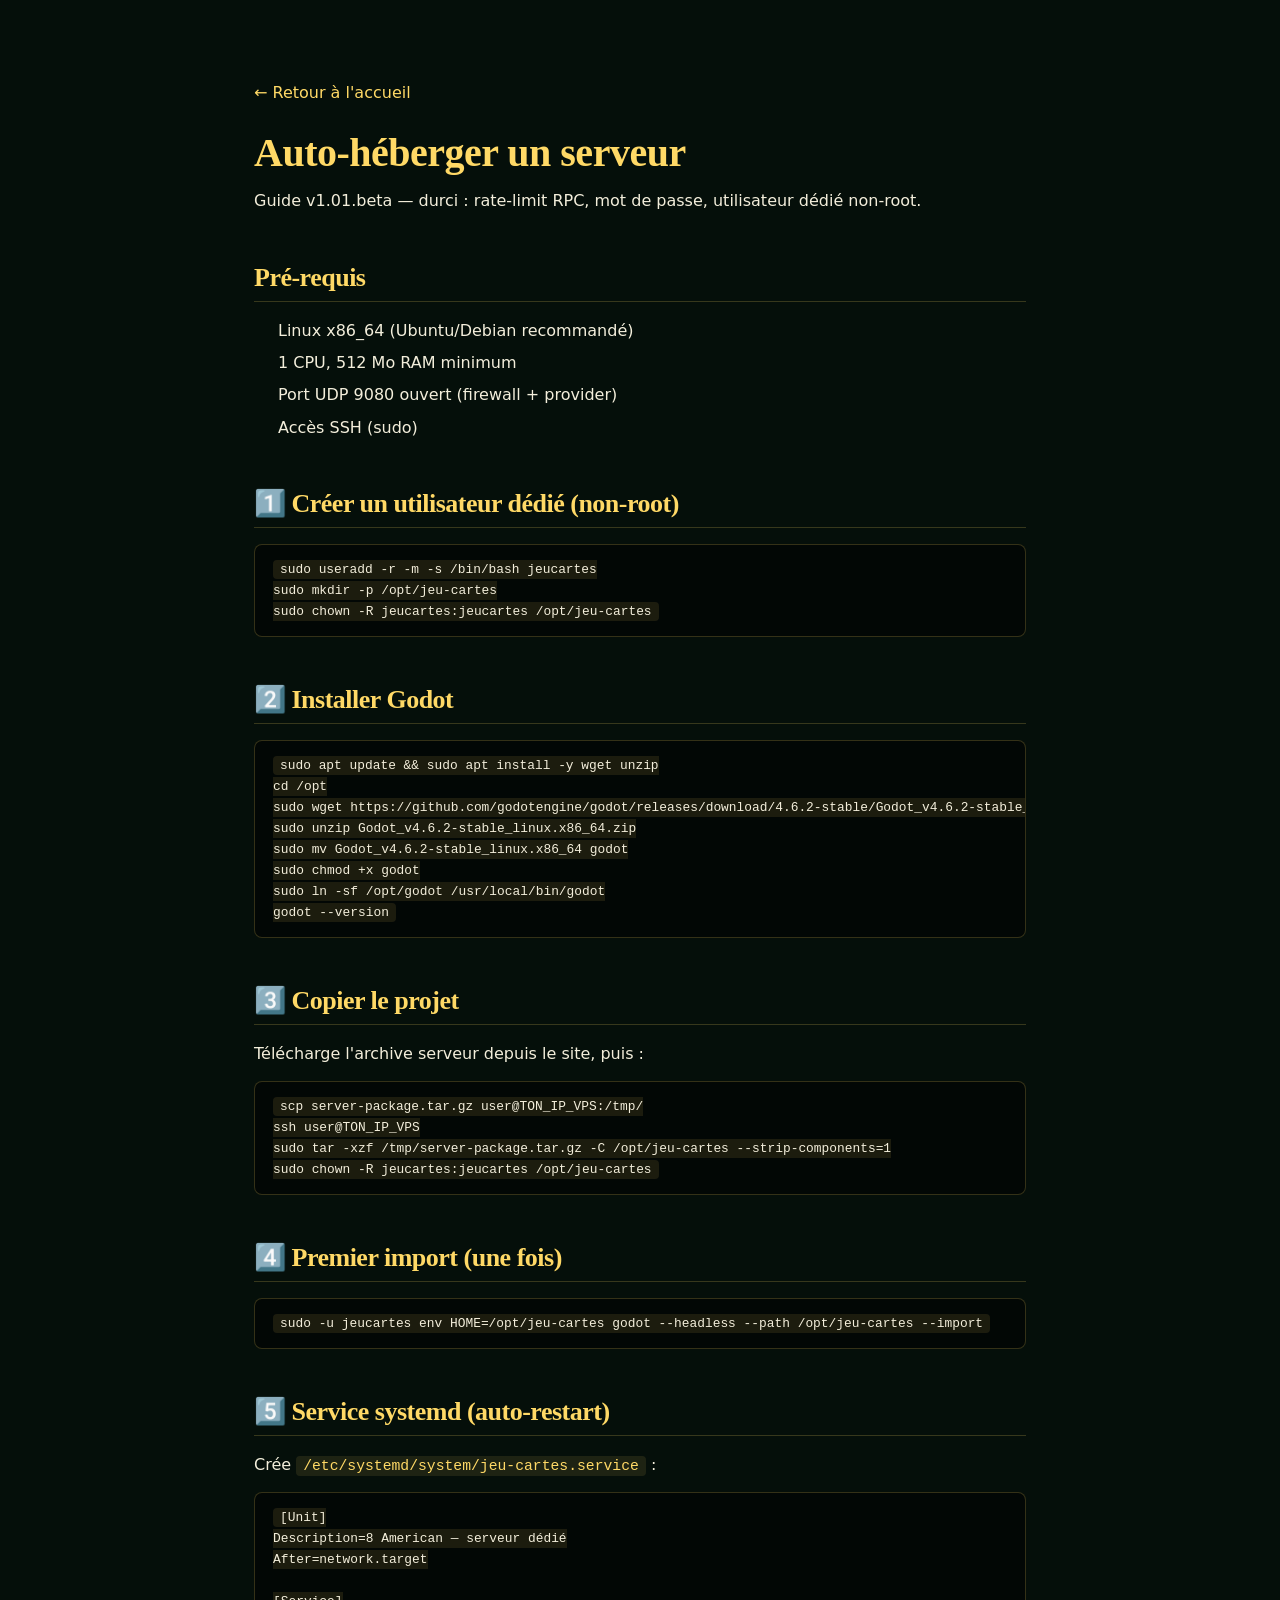
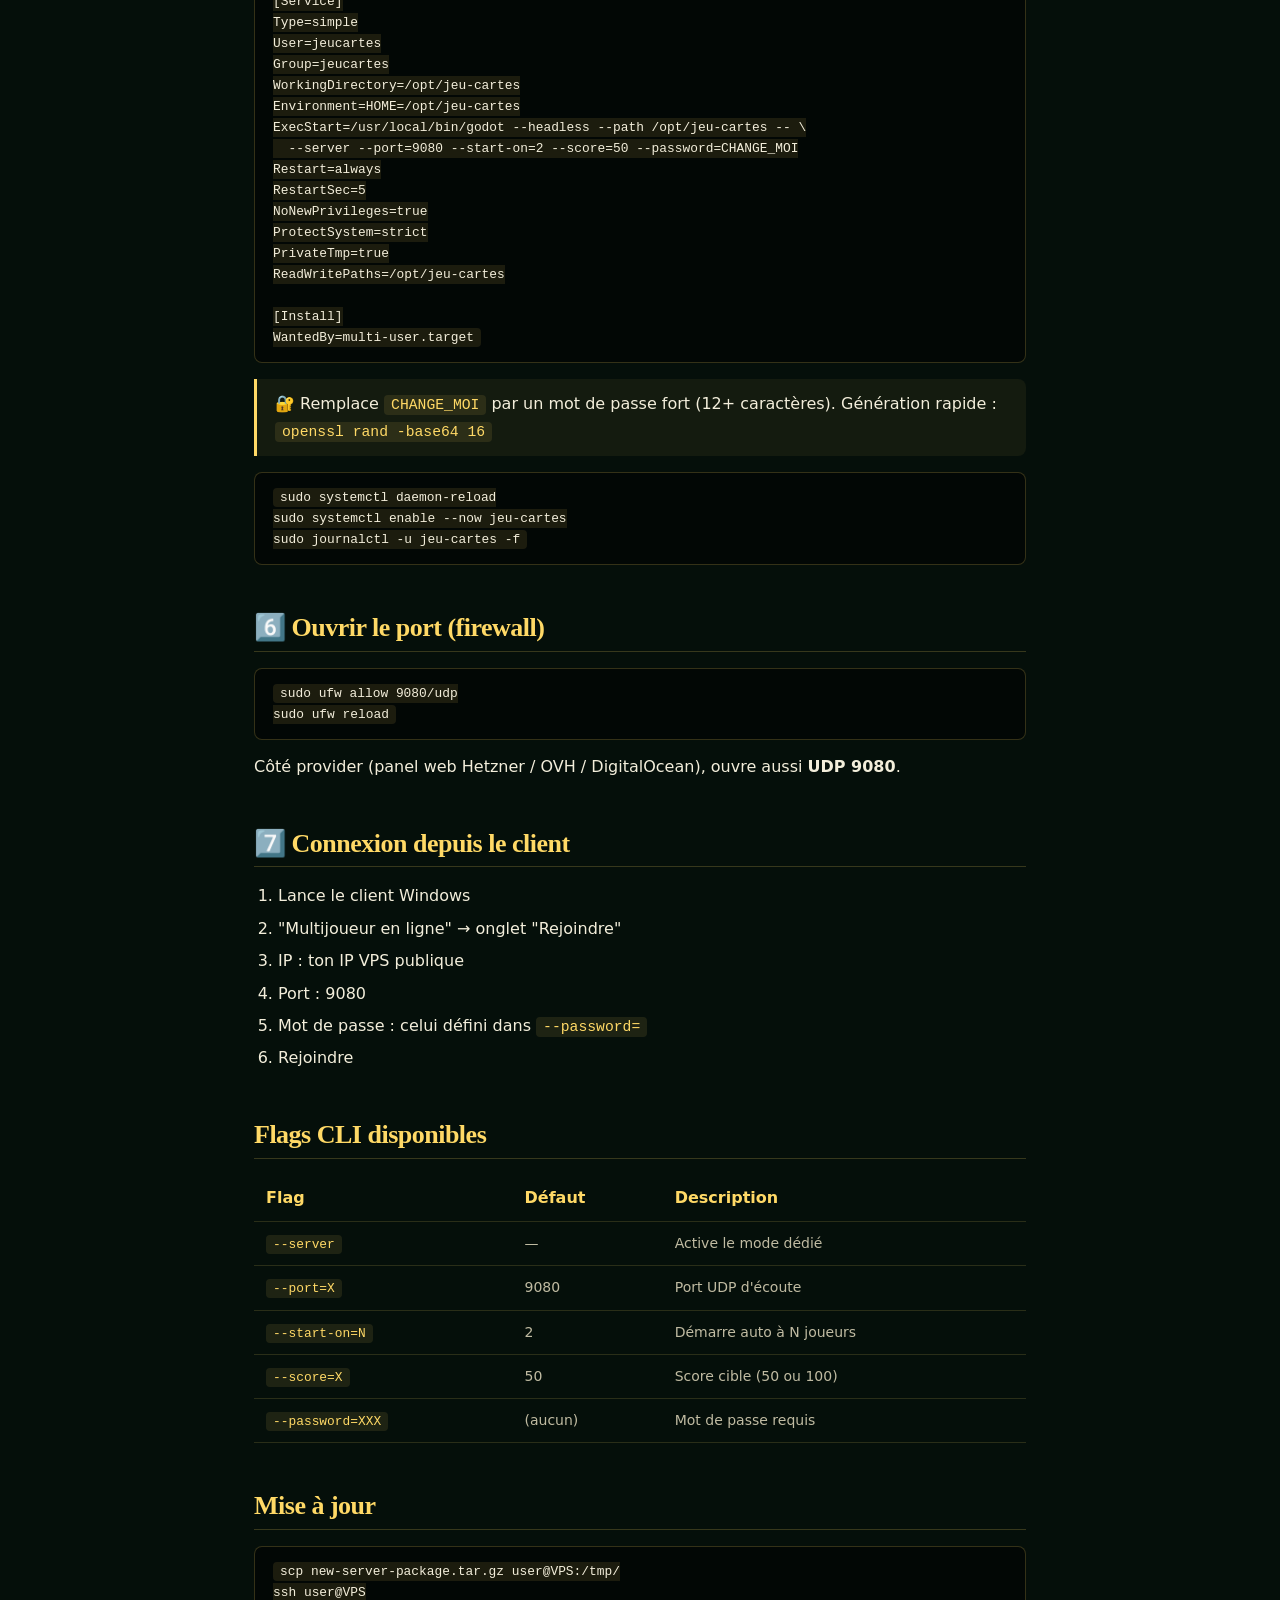
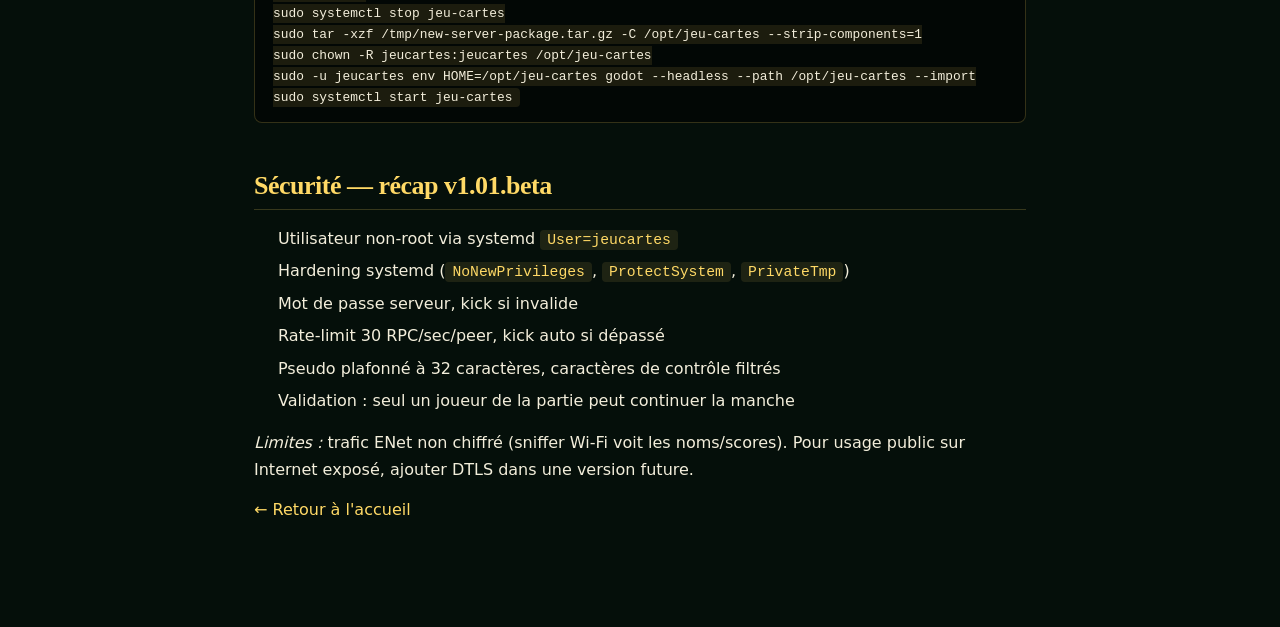
<file: DEPLOY_VPS.html>
<!DOCTYPE html>
<html lang="fr">
<head>
<meta charset="UTF-8" />
<meta name="viewport" content="width=device-width, initial-scale=1.0" />
<title>Auto-héberger un serveur — 8 American</title>
<link rel="icon" type="image/png" href="assets/logo.png" />
<link rel="stylesheet" href="style.css" />
<style>
  .doc {
    max-width: 820px;
    margin: 80px auto;
    padding: 0 24px;
  }
  .doc h1 { color: var(--gold); font-size: 40px; margin-bottom: 12px; }
  .doc h2 { color: var(--gold); font-size: 26px; margin: 48px 0 16px; border-bottom: 1px solid rgba(255,217,102,0.2); padding-bottom: 8px; }
  .doc h3 { color: var(--gold-soft); margin: 24px 0 8px; }
  .doc p { margin-bottom: 14px; color: var(--cream); }
  .doc ul, .doc ol { margin: 0 0 16px 24px; color: var(--cream); }
  .doc li { margin-bottom: 6px; }
  .doc pre {
    background: rgba(0,0,0,0.5);
    border: 1px solid rgba(255,217,102,0.2);
    border-radius: 8px;
    padding: 14px 18px;
    overflow-x: auto;
    margin: 14px 0;
    font-size: 14px;
    line-height: 1.5;
  }
  .doc code {
    font-family: 'Consolas', 'Monaco', monospace;
    color: var(--gold);
  }
  .doc pre code { color: var(--cream); }
  .doc table {
    width: 100%;
    border-collapse: collapse;
    margin: 16px 0;
  }
  .doc th, .doc td {
    padding: 10px 12px;
    text-align: left;
    border-bottom: 1px solid rgba(255,217,102,0.15);
  }
  .doc th { color: var(--gold); }
  .doc td { color: var(--cream-mute); font-size: 14px; }
  .back-link {
    display: inline-block;
    margin-bottom: 24px;
    color: var(--gold);
  }
  .warn {
    border-left: 3px solid var(--gold);
    background: rgba(255,217,102,0.06);
    padding: 12px 18px;
    margin: 16px 0;
    border-radius: 0 8px 8px 0;
  }
</style>
</head>
<body>

<div class="doc">
  <a href="index.html" class="back-link">← Retour à l'accueil</a>
  <h1>Auto-héberger un serveur</h1>
  <p>Guide v1.01.beta — durci : rate-limit RPC, mot de passe, utilisateur dédié non-root.</p>

  <h2>Pré-requis</h2>
  <ul>
    <li>Linux x86_64 (Ubuntu/Debian recommandé)</li>
    <li>1 CPU, 512 Mo RAM minimum</li>
    <li>Port UDP 9080 ouvert (firewall + provider)</li>
    <li>Accès SSH (sudo)</li>
  </ul>

  <h2>1️⃣ Créer un utilisateur dédié (non-root)</h2>
  <pre><code>sudo useradd -r -m -s /bin/bash jeucartes
sudo mkdir -p /opt/jeu-cartes
sudo chown -R jeucartes:jeucartes /opt/jeu-cartes</code></pre>

  <h2>2️⃣ Installer Godot</h2>
  <pre><code>sudo apt update && sudo apt install -y wget unzip
cd /opt
sudo wget https://github.com/godotengine/godot/releases/download/4.6.2-stable/Godot_v4.6.2-stable_linux.x86_64.zip
sudo unzip Godot_v4.6.2-stable_linux.x86_64.zip
sudo mv Godot_v4.6.2-stable_linux.x86_64 godot
sudo chmod +x godot
sudo ln -sf /opt/godot /usr/local/bin/godot
godot --version</code></pre>

  <h2>3️⃣ Copier le projet</h2>
  <p>Télécharge l'archive serveur depuis le site, puis :</p>
  <pre><code>scp server-package.tar.gz user@TON_IP_VPS:/tmp/
ssh user@TON_IP_VPS
sudo tar -xzf /tmp/server-package.tar.gz -C /opt/jeu-cartes --strip-components=1
sudo chown -R jeucartes:jeucartes /opt/jeu-cartes</code></pre>

  <h2>4️⃣ Premier import (une fois)</h2>
  <pre><code>sudo -u jeucartes env HOME=/opt/jeu-cartes godot --headless --path /opt/jeu-cartes --import</code></pre>

  <h2>5️⃣ Service systemd (auto-restart)</h2>
  <p>Crée <code>/etc/systemd/system/jeu-cartes.service</code> :</p>
  <pre><code>[Unit]
Description=8 American — serveur dédié
After=network.target

[Service]
Type=simple
User=jeucartes
Group=jeucartes
WorkingDirectory=/opt/jeu-cartes
Environment=HOME=/opt/jeu-cartes
ExecStart=/usr/local/bin/godot --headless --path /opt/jeu-cartes -- \
  --server --port=9080 --start-on=2 --score=50 --password=CHANGE_MOI
Restart=always
RestartSec=5
NoNewPrivileges=true
ProtectSystem=strict
PrivateTmp=true
ReadWritePaths=/opt/jeu-cartes

[Install]
WantedBy=multi-user.target</code></pre>

  <div class="warn">
    🔐 Remplace <code>CHANGE_MOI</code> par un mot de passe fort (12+ caractères). Génération rapide :
    <br><code>openssl rand -base64 16</code>
  </div>

  <pre><code>sudo systemctl daemon-reload
sudo systemctl enable --now jeu-cartes
sudo journalctl -u jeu-cartes -f</code></pre>

  <h2>6️⃣ Ouvrir le port (firewall)</h2>
  <pre><code>sudo ufw allow 9080/udp
sudo ufw reload</code></pre>
  <p>Côté provider (panel web Hetzner / OVH / DigitalOcean), ouvre aussi <strong>UDP 9080</strong>.</p>

  <h2>7️⃣ Connexion depuis le client</h2>
  <ol>
    <li>Lance le client Windows</li>
    <li>"Multijoueur en ligne" → onglet "Rejoindre"</li>
    <li>IP : ton IP VPS publique</li>
    <li>Port : 9080</li>
    <li>Mot de passe : celui défini dans <code>--password=</code></li>
    <li>Rejoindre</li>
  </ol>

  <h2>Flags CLI disponibles</h2>
  <table>
    <tr><th>Flag</th><th>Défaut</th><th>Description</th></tr>
    <tr><td><code>--server</code></td><td>—</td><td>Active le mode dédié</td></tr>
    <tr><td><code>--port=X</code></td><td>9080</td><td>Port UDP d'écoute</td></tr>
    <tr><td><code>--start-on=N</code></td><td>2</td><td>Démarre auto à N joueurs</td></tr>
    <tr><td><code>--score=X</code></td><td>50</td><td>Score cible (50 ou 100)</td></tr>
    <tr><td><code>--password=XXX</code></td><td>(aucun)</td><td>Mot de passe requis</td></tr>
  </table>

  <h2>Mise à jour</h2>
  <pre><code>scp new-server-package.tar.gz user@VPS:/tmp/
ssh user@VPS
sudo systemctl stop jeu-cartes
sudo tar -xzf /tmp/new-server-package.tar.gz -C /opt/jeu-cartes --strip-components=1
sudo chown -R jeucartes:jeucartes /opt/jeu-cartes
sudo -u jeucartes env HOME=/opt/jeu-cartes godot --headless --path /opt/jeu-cartes --import
sudo systemctl start jeu-cartes</code></pre>

  <h2>Sécurité — récap v1.01.beta</h2>
  <ul>
    <li>Utilisateur non-root via systemd <code>User=jeucartes</code></li>
    <li>Hardening systemd (<code>NoNewPrivileges</code>, <code>ProtectSystem</code>, <code>PrivateTmp</code>)</li>
    <li>Mot de passe serveur, kick si invalide</li>
    <li>Rate-limit 30 RPC/sec/peer, kick auto si dépassé</li>
    <li>Pseudo plafonné à 32 caractères, caractères de contrôle filtrés</li>
    <li>Validation : seul un joueur de la partie peut continuer la manche</li>
  </ul>
  <p><em>Limites :</em> trafic ENet non chiffré (sniffer Wi-Fi voit les noms/scores). Pour usage public sur Internet exposé, ajouter DTLS dans une version future.</p>

  <a href="index.html" class="back-link">← Retour à l'accueil</a>
</div>

</body>
</html>
</file>
<file: style.css>
/* ═══════════════════════════════════════════════════════
   8 American — Site officiel v2
   Palette : feutre vert profond + or + crème
═══════════════════════════════════════════════════════ */

:root {
  --green-deepest: #050f0a;
  --green-deep:    #061811;
  --green-mid:     #0d2a1c;
  --green-felt:    #134029;
  --green-glow:    #1a5a39;
  --gold:          #ffd966;
  --gold-soft:     #f5c84a;
  --gold-dim:      #b8923a;
  --cream:         #f3eedb;
  --cream-mute:    #c0bba2;
  --red-burst:     #c84141;
  --shadow-strong: 0 16px 48px rgba(0, 0, 0, 0.5);
  --shadow-soft:   0 4px 18px rgba(0, 0, 0, 0.3);
  --radius-md: 14px;
  --radius-lg: 20px;
}

* { box-sizing: border-box; margin: 0; padding: 0; }
html { scroll-behavior: smooth; scroll-padding-top: 80px; }

body {
  font-family: 'Inter', system-ui, -apple-system, sans-serif;
  background: var(--green-deepest);
  color: var(--cream);
  line-height: 1.65;
  -webkit-font-smoothing: antialiased;
  text-rendering: optimizeLegibility;
  overflow-x: hidden;
}

a { color: var(--gold); text-decoration: none; transition: color 0.2s; }
a:hover { color: var(--cream); }

h1, h2, h3, h4 {
  font-family: 'Cinzel', Georgia, serif;
  font-weight: 700;
  letter-spacing: -0.5px;
  line-height: 1.15;
}

ul { list-style: none; }
code {
  font-family: 'Consolas', 'SF Mono', monospace;
  background: rgba(255, 217, 102, 0.1);
  padding: 2px 7px;
  border-radius: 4px;
  font-size: 0.92em;
  color: var(--gold);
}

.container {
  max-width: 1180px;
  margin: 0 auto;
  padding: 0 24px;
}

/* ─── NAV ────────────────────────────────────────────── */

.nav {
  position: fixed;
  top: 0;
  left: 0;
  right: 0;
  z-index: 100;
  background: rgba(6, 24, 17, 0);
  backdrop-filter: blur(0);
  transition: background 0.3s, backdrop-filter 0.3s, box-shadow 0.3s;
}

.nav.scrolled {
  background: rgba(6, 24, 17, 0.85);
  backdrop-filter: blur(12px);
  box-shadow: 0 4px 20px rgba(0, 0, 0, 0.4);
  border-bottom: 1px solid rgba(255, 217, 102, 0.1);
}

.nav-inner {
  max-width: 1180px;
  margin: 0 auto;
  padding: 14px 24px;
  display: flex;
  align-items: center;
  justify-content: space-between;
  gap: 24px;
}

.nav-brand {
  display: flex;
  align-items: center;
  gap: 12px;
  font-family: 'Cinzel', serif;
  font-weight: 700;
  font-size: 18px;
  color: var(--gold);
}

.nav-logo { width: 32px; height: 32px; }

.nav-links {
  display: flex;
  gap: 28px;
  margin-left: auto;
  margin-right: 24px;
}

.nav-links a {
  color: var(--cream);
  font-size: 14px;
  font-weight: 500;
  position: relative;
}

.nav-links a:hover { color: var(--gold); }
.nav-links a::after {
  content: '';
  position: absolute;
  bottom: -4px;
  left: 0;
  width: 0;
  height: 2px;
  background: var(--gold);
  transition: width 0.2s;
}
.nav-links a:hover::after { width: 100%; }

@media (max-width: 820px) {
  .nav-links { display: none; }
}

/* ─── BUTTONS ────────────────────────────────────────── */

.btn {
  display: inline-flex;
  align-items: center;
  justify-content: center;
  gap: 10px;
  padding: 13px 28px;
  border-radius: 10px;
  font-weight: 600;
  font-size: 15px;
  text-align: center;
  cursor: pointer;
  border: 2px solid transparent;
  transition: transform 0.15s, box-shadow 0.15s, background 0.15s, border-color 0.15s;
  white-space: nowrap;
  font-family: inherit;
}

.btn-sm { padding: 9px 20px; font-size: 14px; }
.btn-large { padding: 16px 36px; font-size: 16px; }

.btn-mega {
  padding: 22px 36px;
  font-size: 16px;
  text-align: left;
  flex-direction: row;
}
.btn-mega strong { font-size: 17px; display: block; }
.btn-mega small { font-size: 12px; opacity: 0.75; font-weight: 500; }
.btn-mega .btn-arrow { font-size: 28px; }

.btn-primary {
  background: linear-gradient(135deg, var(--gold) 0%, var(--gold-soft) 100%);
  color: var(--green-deep);
  box-shadow: 0 4px 14px rgba(255, 217, 102, 0.35);
}
.btn-primary:hover {
  transform: translateY(-2px);
  box-shadow: 0 8px 22px rgba(255, 217, 102, 0.5);
  color: var(--green-deep);
}

.btn-ghost {
  background: rgba(255, 217, 102, 0.05);
  color: var(--gold);
  border-color: rgba(255, 217, 102, 0.4);
}
.btn-ghost:hover {
  background: rgba(255, 217, 102, 0.12);
  border-color: var(--gold);
  color: var(--gold);
  transform: translateY(-2px);
}

/* ─── HERO ───────────────────────────────────────────── */

.hero {
  position: relative;
  min-height: 100vh;
  display: flex;
  align-items: center;
  text-align: center;
  overflow: hidden;
  padding: 110px 0 80px;
}

.hero-bg {
  position: absolute;
  inset: 0;
  background:
    radial-gradient(ellipse at center, var(--green-glow) 0%, var(--green-felt) 30%, var(--green-mid) 65%, var(--green-deep) 95%, var(--green-deepest) 100%);
  z-index: 0;
}

.hero-bg::after {
  content: '';
  position: absolute;
  inset: 0;
  background-image:
    radial-gradient(circle at 22% 28%, rgba(255, 217, 102, 0.07) 0%, transparent 35%),
    radial-gradient(circle at 78% 72%, rgba(255, 217, 102, 0.06) 0%, transparent 40%),
    radial-gradient(circle at 50% 95%, rgba(200, 65, 65, 0.08) 0%, transparent 50%);
  pointer-events: none;
}

.floating-cards {
  position: absolute;
  inset: 0;
  z-index: 1;
  pointer-events: none;
}

.float-card {
  position: absolute;
  width: 88px;
  height: 124px;
  filter: drop-shadow(0 10px 22px rgba(0, 0, 0, 0.45));
  animation: float 14s ease-in-out infinite;
}
.float-card svg { width: 100%; height: 100%; }

.fc-1 { top: 12%;  left: 8%;   animation-delay: 0s;   transform: rotate(-12deg); }
.fc-2 { top: 18%;  right: 10%;  animation-delay: -2s;  transform: rotate(15deg); }
.fc-3 { bottom: 22%; left: 6%;  animation-delay: -5s;  transform: rotate(-8deg); }
.fc-4 { bottom: 28%; right: 12%; animation-delay: -8s; transform: rotate(11deg); }
.fc-5 { top: 45%;  left: 3%;    animation-delay: -3s;  transform: rotate(-22deg); width: 70px; height: 99px; opacity: 0.7; }
.fc-6 { top: 50%;  right: 4%;   animation-delay: -6s;  transform: rotate(18deg);  width: 70px; height: 99px; opacity: 0.7; }

@keyframes float {
  0%, 100% { transform: translate(0, 0) rotate(var(--r, 0deg)); }
  50%      { transform: translate(0, -20px) rotate(var(--r, 0deg)); }
}
.fc-1 { --r: -12deg; }
.fc-2 { --r: 15deg; }
.fc-3 { --r: -8deg; }
.fc-4 { --r: 11deg; }
.fc-5 { --r: -22deg; }
.fc-6 { --r: 18deg; }

@media (max-width: 820px) {
  .float-card { display: none; }
  .fc-5, .fc-6 { display: none; }
}

.hero-content { position: relative; z-index: 2; }

.logo {
  width: 160px;
  height: 160px;
  object-fit: contain;
  margin-bottom: 28px;
  filter: drop-shadow(0 12px 28px rgba(0, 0, 0, 0.7));
  animation: logoIn 1s cubic-bezier(0.34, 1.56, 0.64, 1);
}

@keyframes logoIn {
  from { opacity: 0; transform: scale(0.7); }
  to   { opacity: 1; transform: scale(1); }
}

.hero-badge {
  display: inline-block;
  padding: 6px 16px;
  border-radius: 100px;
  background: rgba(255, 217, 102, 0.12);
  border: 1px solid rgba(255, 217, 102, 0.4);
  color: var(--gold);
  font-size: 13px;
  font-weight: 600;
  letter-spacing: 0.5px;
  margin-bottom: 24px;
}

.hero h1 {
  font-size: clamp(52px, 9vw, 104px);
  font-weight: 900;
  color: var(--gold);
  text-shadow: 0 6px 18px rgba(0, 0, 0, 0.7);
  margin-bottom: 4px;
  background: linear-gradient(180deg, #ffe899 0%, #ffd966 50%, #c89a2c 100%);
  -webkit-background-clip: text;
  background-clip: text;
  -webkit-text-fill-color: transparent;
}

.hero-subtitle {
  font-family: 'Cinzel', serif;
  font-size: clamp(20px, 3vw, 30px);
  color: var(--cream);
  font-weight: 500;
  letter-spacing: 2px;
  margin-bottom: 36px;
}

.hero-subtitle .accent { color: var(--gold); font-style: italic; }

.hero-tagline {
  font-size: clamp(15px, 1.8vw, 18px);
  color: var(--cream-mute);
  max-width: 580px;
  margin: 0 auto 40px;
  line-height: 1.7;
}

.cta-row {
  display: flex;
  gap: 16px;
  justify-content: center;
  flex-wrap: wrap;
  margin-bottom: 56px;
}

.hero-stats {
  display: flex;
  gap: 48px;
  justify-content: center;
  flex-wrap: wrap;
}

.hero-stats > div {
  display: flex;
  flex-direction: column;
  align-items: center;
  min-width: 80px;
}

.hero-stats strong {
  font-family: 'Cinzel', serif;
  font-size: 36px;
  color: var(--gold);
  line-height: 1;
}

.hero-stats span {
  font-size: 12px;
  color: var(--cream-mute);
  text-transform: uppercase;
  letter-spacing: 1.5px;
  margin-top: 6px;
}

.hero-scroll {
  position: absolute;
  bottom: 24px;
  left: 50%;
  transform: translateX(-50%);
  color: var(--gold);
  font-size: 22px;
  z-index: 3;
  animation: bounce 2s ease-in-out infinite;
  opacity: 0.6;
}
@keyframes bounce {
  0%, 100% { transform: translate(-50%, 0); }
  50%      { transform: translate(-50%, 8px); }
}

/* ─── SECTIONS ──────────────────────────────────────── */

.section { padding: 110px 0; position: relative; background: var(--green-deep); }
.section-alt { background: var(--green-mid); }
.section-gradient {
  background: linear-gradient(180deg, var(--green-deepest) 0%, var(--green-mid) 50%, var(--green-deep) 100%);
}
.section-cta {
  background: linear-gradient(135deg, var(--green-felt) 0%, var(--green-mid) 100%);
  text-align: center;
  padding: 80px 0;
}

.eyebrow {
  display: inline-block;
  font-family: 'Inter', sans-serif;
  font-size: 12px;
  font-weight: 700;
  text-transform: uppercase;
  letter-spacing: 3px;
  color: var(--gold-dim);
  margin-bottom: 14px;
}

.section h2 {
  font-size: clamp(34px, 5.2vw, 54px);
  color: var(--gold);
  margin-bottom: 14px;
  text-align: center;
}

.section .lead {
  text-align: center;
  color: var(--cream-mute);
  font-size: 17px;
  max-width: 640px;
  margin: 0 auto 56px;
}

/* ─── GRIDS ─────────────────────────────────────────── */

.grid-4, .grid-2 {
  display: grid;
  gap: 24px;
  margin-top: 24px;
}

.grid-4 { grid-template-columns: repeat(4, 1fr); }
.grid-2 { grid-template-columns: repeat(2, 1fr); }

@media (max-width: 980px) { .grid-4 { grid-template-columns: repeat(2, 1fr); } }
@media (max-width: 720px) { .grid-2 { grid-template-columns: 1fr; } .grid-4 { grid-template-columns: 1fr; } }

/* ─── CARDS ─────────────────────────────────────────── */

.card {
  background: linear-gradient(160deg, rgba(255, 255, 255, 0.04) 0%, rgba(255, 255, 255, 0.02) 100%);
  border: 1px solid rgba(255, 217, 102, 0.15);
  border-radius: var(--radius-md);
  padding: 32px;
  transition: transform 0.25s ease, border-color 0.25s, background 0.25s, box-shadow 0.25s;
  position: relative;
}

.card:hover {
  transform: translateY(-6px);
  border-color: rgba(255, 217, 102, 0.45);
  background: linear-gradient(160deg, rgba(255, 217, 102, 0.05) 0%, rgba(255, 217, 102, 0.02) 100%);
  box-shadow: var(--shadow-soft);
}

.card h3 { color: var(--gold); font-size: 22px; margin-bottom: 12px; }
.card p, .card ul { color: var(--cream-mute); font-size: 15px; }
.card ul li { padding-left: 22px; position: relative; margin-bottom: 8px; }
.card ul li::before { content: "▸"; color: var(--gold-soft); position: absolute; left: 0; }

/* Mode cards */
.mode-card.highlight {
  border-color: rgba(255, 217, 102, 0.5);
  background: linear-gradient(160deg, rgba(255, 217, 102, 0.08) 0%, rgba(255, 217, 102, 0.02) 100%);
}

.mode-card .ribbon {
  position: absolute;
  top: 14px;
  right: 14px;
  background: var(--gold);
  color: var(--green-deep);
  padding: 3px 10px;
  border-radius: 6px;
  font-size: 11px;
  font-weight: 700;
  text-transform: uppercase;
  letter-spacing: 1px;
}

.mode-icon {
  width: 64px;
  height: 64px;
  border-radius: 14px;
  margin-bottom: 18px;
  display: flex;
  align-items: center;
  justify-content: center;
  font-size: 32px;
  border: 1px solid rgba(255, 217, 102, 0.2);
}

.icon-solo       { background: linear-gradient(135deg, #1a3a25, #0d2818); }
.icon-solo::before { content: "⚔"; color: var(--gold); font-size: 30px; }
.icon-local      { background: linear-gradient(135deg, #2a3848, #16202e); }
.icon-local::before { content: "👥"; }
.icon-online     { background: linear-gradient(135deg, #1a3848, #0d2230); }
.icon-online::before { content: "🌐"; }
.icon-tournament { background: linear-gradient(135deg, #4a3208, #2a1f08); border-color: rgba(255,217,102,0.45); }
.icon-tournament::before { content: "🏆"; }

/* ─── GAMEPLAY (rule cards) ─────────────────────────── */

.gameplay-grid {
  display: grid;
  grid-template-columns: repeat(3, 1fr);
  gap: 24px;
  margin-top: 24px;
}

@media (max-width: 980px) { .gameplay-grid { grid-template-columns: repeat(2, 1fr); } }
@media (max-width: 600px) { .gameplay-grid { grid-template-columns: 1fr; } }

.rule-card {
  background: rgba(255, 255, 255, 0.03);
  border: 1px solid rgba(255, 217, 102, 0.15);
  border-radius: var(--radius-md);
  padding: 28px;
  text-align: center;
  transition: transform 0.25s, border-color 0.25s;
}

.rule-card:hover {
  transform: translateY(-5px) rotate(-0.5deg);
  border-color: rgba(255, 217, 102, 0.45);
}

.mini-card {
  width: 70px;
  height: 98px;
  background: linear-gradient(180deg, #f6f0d6 0%, #e6dfc4 100%);
  border-radius: 8px;
  margin: 0 auto 18px;
  position: relative;
  display: flex;
  flex-direction: column;
  align-items: center;
  justify-content: center;
  box-shadow: 0 6px 16px rgba(0, 0, 0, 0.4);
  border: 1px solid rgba(0, 0, 0, 0.2);
}

.mini-card .v {
  font-family: 'Cinzel', serif;
  font-size: 22px;
  font-weight: 700;
  color: #0d0d0d;
  line-height: 1;
}
.mini-card .s { font-size: 28px; color: #0d0d0d; margin-top: 4px; }
.mini-card .s.red { color: var(--red-burst); }

.mini-jk {
  background: linear-gradient(180deg, #1a3a25 0%, #0d2818 100%);
  border-color: var(--gold);
}
.mini-jk .v { color: var(--gold); font-size: 16px; }

.rule-card h4 {
  color: var(--gold);
  font-size: 18px;
  margin-bottom: 10px;
  font-family: 'Cinzel', serif;
}

.rule-card p { color: var(--cream-mute); font-size: 14px; line-height: 1.6; }

/* ─── SCREENSHOTS (procedural placeholders) ─────────── */

.screenshot-grid {
  display: grid;
  grid-template-columns: repeat(3, 1fr);
  gap: 28px;
  margin-top: 24px;
}

@media (max-width: 900px) { .screenshot-grid { grid-template-columns: 1fr; } }

.screen-tile { text-align: center; }

.screen-mock {
  border-radius: var(--radius-md);
  height: 220px;
  margin-bottom: 18px;
  border: 1px solid rgba(255, 217, 102, 0.2);
  position: relative;
  overflow: hidden;
  box-shadow: var(--shadow-strong);
  transition: transform 0.3s;
}
.screen-tile:hover .screen-mock { transform: translateY(-6px); }

.screen-table {
  background:
    radial-gradient(ellipse at center, #1a5a39 0%, #134029 30%, #0d2a1c 60%, #061811 100%);
  position: relative;
}
.screen-table::before {
  content: '';
  position: absolute;
  top: 50%; left: 50%;
  width: 60px; height: 60px;
  border-radius: 50%;
  background: radial-gradient(circle, #1f6a44 0%, #0d2a1c 70%);
  border: 2px solid var(--gold);
  transform: translate(-50%, -50%);
  box-shadow: 0 0 22px rgba(255, 217, 102, 0.4);
}
.screen-table::after {
  content: '';
  position: absolute;
  top: 50%; left: 50%;
  width: 200px; height: 110px;
  border: 1.5px dashed rgba(255, 217, 102, 0.25);
  border-radius: 50%;
  transform: translate(-50%, -50%);
}

.screen-effects {
  background: linear-gradient(180deg, #0d2a1c 0%, #061811 100%);
  display: flex;
  align-items: center;
  justify-content: center;
  gap: 14px;
}
.screen-effects::before {
  content: '';
  position: absolute;
  inset: 0;
  background:
    radial-gradient(circle at 18% 50%, rgba(255, 102, 51, 0.5) 0%, transparent 18%),
    radial-gradient(circle at 35% 50%, rgba(76, 153, 255, 0.45) 0%, transparent 18%),
    radial-gradient(circle at 50% 50%, rgba(178, 102, 230, 0.42) 0%, transparent 18%),
    radial-gradient(circle at 65% 50%, rgba(120, 102, 217, 0.42) 0%, transparent 18%),
    radial-gradient(circle at 82% 50%, rgba(102, 217, 230, 0.45) 0%, transparent 18%),
    radial-gradient(circle at 98% 50%, rgba(102, 217, 128, 0.42) 0%, transparent 18%);
}

.screen-hand {
  background: radial-gradient(ellipse at top, #134029 0%, #061811 100%);
  display: flex;
  align-items: flex-end;
  justify-content: center;
  gap: 4px;
  padding: 22px 16px;
}
.screen-hand::before {
  content: '🂠 🂡 🂢 🂣 🂤';
  font-size: 56px;
  letter-spacing: -10px;
  color: var(--cream);
  opacity: 0.9;
}

.screen-tile h4 {
  color: var(--gold);
  font-size: 18px;
  font-family: 'Cinzel', serif;
  margin-bottom: 6px;
}
.screen-tile p { color: var(--cream-mute); font-size: 14px; }

/* ─── DOWNLOAD ──────────────────────────────────────── */

.download-card {
  background: linear-gradient(135deg, var(--green-felt) 0%, var(--green-mid) 100%);
  border: 1px solid rgba(255, 217, 102, 0.35);
  border-radius: var(--radius-lg);
  padding: 48px;
  display: grid;
  grid-template-columns: 1.4fr 1fr;
  gap: 48px;
  align-items: center;
  box-shadow: var(--shadow-strong);
  position: relative;
  overflow: hidden;
}

.download-card::before {
  content: '';
  position: absolute;
  top: -50%; right: -10%;
  width: 400px; height: 400px;
  background: radial-gradient(circle, rgba(255, 217, 102, 0.08) 0%, transparent 70%);
  pointer-events: none;
}

@media (max-width: 900px) {
  .download-card { grid-template-columns: 1fr; padding: 32px; }
}

.dl-icon {
  width: 56px; height: 56px;
  background: linear-gradient(135deg, var(--gold), var(--gold-dim));
  border-radius: 14px;
  display: inline-flex;
  align-items: center;
  justify-content: center;
  font-size: 28px;
  color: var(--green-deep);
  margin-bottom: 18px;
  font-weight: 700;
}

.dl-info h3 { color: var(--gold); font-size: 28px; margin-bottom: 8px; }
.dl-info .dl-meta { color: var(--cream-mute); font-size: 13px; margin-bottom: 18px; text-transform: uppercase; letter-spacing: 0.5px; }

.features-list { list-style: none; }
.features-list li {
  padding: 7px 0 7px 32px;
  position: relative;
  color: var(--cream);
  font-size: 15px;
}
.features-list li::before {
  content: "✓";
  position: absolute;
  left: 0; top: 7px;
  color: var(--green-deep);
  font-weight: 700;
  background: var(--gold);
  width: 22px; height: 22px;
  border-radius: 50%;
  display: flex;
  align-items: center;
  justify-content: center;
  font-size: 13px;
}

.dl-action { text-align: center; }
.sha-note { font-size: 12px; color: var(--cream-mute); margin-top: 14px; }
.itch-embed { margin-top: 20px; }
.itch-embed iframe { width: 100%; max-width: 552px; height: 167px; border-radius: 10px; }

/* ─── SELF HOST ─────────────────────────────────────── */

.host-card { padding: 36px; }
.host-card .host-num {
  width: 44px; height: 44px;
  border-radius: 50%;
  background: rgba(255, 217, 102, 0.15);
  border: 2px solid var(--gold);
  color: var(--gold);
  font-family: 'Cinzel', serif;
  font-size: 20px;
  font-weight: 700;
  display: flex;
  align-items: center;
  justify-content: center;
  margin-bottom: 16px;
}

.host-actions { display: flex; gap: 12px; flex-wrap: wrap; margin-top: 18px; }

.security-grid {
  display: grid;
  grid-template-columns: repeat(4, 1fr);
  gap: 16px;
  margin-top: 48px;
}

@media (max-width: 820px) { .security-grid { grid-template-columns: repeat(2, 1fr); } }

.security-item {
  background: rgba(255, 217, 102, 0.05);
  border: 1px solid rgba(255, 217, 102, 0.2);
  border-radius: var(--radius-md);
  padding: 20px 22px;
}

.security-item strong { color: var(--gold); display: block; margin-bottom: 6px; font-size: 15px; }
.security-item p { color: var(--cream-mute); font-size: 13px; margin: 0; }

/* ─── FAQ ───────────────────────────────────────────── */

.faq-list { max-width: 780px; margin: 0 auto; }

.faq-item {
  margin-bottom: 14px;
  background: rgba(255, 255, 255, 0.03);
  border: 1px solid rgba(255, 217, 102, 0.15);
  border-radius: 12px;
  padding: 20px 24px;
  transition: border-color 0.2s, background 0.2s;
}

.faq-item:hover { border-color: rgba(255, 217, 102, 0.3); }

.faq-item summary {
  font-weight: 600;
  color: var(--cream);
  cursor: pointer;
  list-style: none;
  position: relative;
  padding-right: 32px;
  font-size: 16px;
}

.faq-item summary::-webkit-details-marker { display: none; }

.faq-item summary::after {
  content: "+";
  position: absolute;
  right: 0; top: -2px;
  color: var(--gold);
  font-size: 24px;
  font-weight: 300;
  transition: transform 0.25s;
}

.faq-item[open] summary::after { transform: rotate(45deg); }

.faq-item p {
  color: var(--cream-mute);
  margin-top: 14px;
  font-size: 15px;
  line-height: 1.7;
}

/* ─── FOOTER ────────────────────────────────────────── */

footer {
  padding: 56px 0 32px;
  background: var(--green-deepest);
  border-top: 1px solid rgba(255, 217, 102, 0.12);
}

.footer-grid {
  display: grid;
  grid-template-columns: 1.5fr 1fr 1fr 1.5fr;
  gap: 32px;
  margin-bottom: 32px;
}

@media (max-width: 720px) { .footer-grid { grid-template-columns: repeat(2, 1fr); } }
@media (max-width: 460px) { .footer-grid { grid-template-columns: 1fr; } }

.footer-brand {
  display: flex;
  align-items: center;
  gap: 12px;
  margin-bottom: 12px;
  color: var(--gold);
  font-family: 'Cinzel', serif;
  font-size: 18px;
}
.footer-brand img { width: 36px; height: 36px; }

footer h4 {
  color: var(--gold);
  font-size: 14px;
  font-family: 'Inter', sans-serif;
  text-transform: uppercase;
  letter-spacing: 1.5px;
  margin-bottom: 14px;
}

footer p { color: var(--cream-mute); font-size: 14px; }
footer ul li { margin-bottom: 8px; }
footer ul li a { font-size: 14px; color: var(--cream-mute); }
footer ul li a:hover { color: var(--gold); }

.muted { font-size: 12px; opacity: 0.7; }

/* ─── REDUCED MOTION ────────────────────────────────── */

@media (prefers-reduced-motion: reduce) {
  * { animation-duration: 0.01ms !important; transition-duration: 0.01ms !important; }
}
</file>
